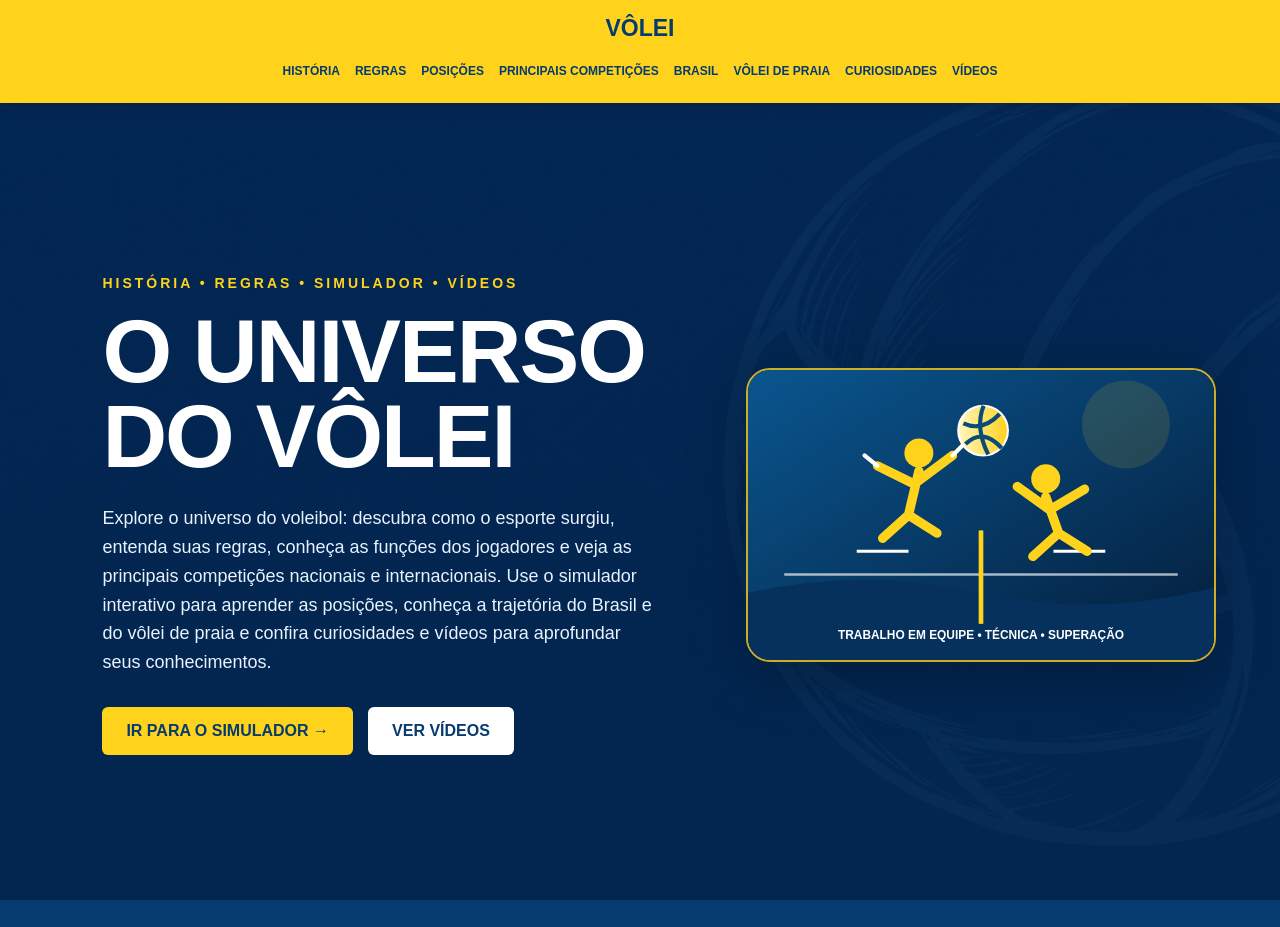
<file: index.html>
<!DOCTYPE html>
<html lang="pt-BR">
<head>
    <meta charset="UTF-8">
    <meta name="viewport" content="width=device-width, initial-scale=1.0">
    <title>Vôlei | História, Regras e Simulador</title>
    <link rel="stylesheet" href="style.css">
</head>
<body>
    <header>
        <nav class="navbar">
            <a href="index.html" class="logo">VÔLEI</a>
            <div class="menu">
                <a href="historia.html">HISTÓRIA</a>
                <a href="regras.html">REGRAS</a>
                <a href="posicoes.html">POSIÇÕES</a>
                <a href="campeoes.html">PRINCIPAIS COMPETIÇÕES</a>
                <a href="brasil.html">BRASIL</a>
                <a href="praia.html">VÔLEI DE PRAIA</a>
                <a href="curiosidades.html">CURIOSIDADES</a>
                <a href="videos.html">VÍDEOS</a>
            </div>
        </nav>
    </header>

    <main class="hero">
        <section class="conteudo">
            <p class="subtitulo">HISTÓRIA • REGRAS • SIMULADOR • VÍDEOS</p>
            <h1>O UNIVERSO<br>DO VÔLEI</h1>
            <p class="descricao">
                Explore o universo do voleibol: descubra como o esporte surgiu, entenda suas regras, conheça as funções dos jogadores e veja as principais competições nacionais e internacionais. Use o simulador interativo para aprender as posições, conheça a trajetória do Brasil e do vôlei de praia e confira curiosidades e vídeos para aprofundar seus conhecimentos.
            </p>
            <div style="display: flex; gap: 15px; flex-wrap: wrap;">
                <a href="posicoes.html" class="botao">IR PARA O SIMULADOR →</a>
                <a href="videos.html" class="botao" style="background: #ffffff; color: #063b70;">VER VÍDEOS </a>          
            </div>
        </section>
        <div class="hero-visual"><img src="imagens/volei-acao.svg" alt="Ilustração de jogadores disputando uma partida de voleibol"></div>
    </main>


    <script src="script.js"></script>
</body>
</html>
</file>
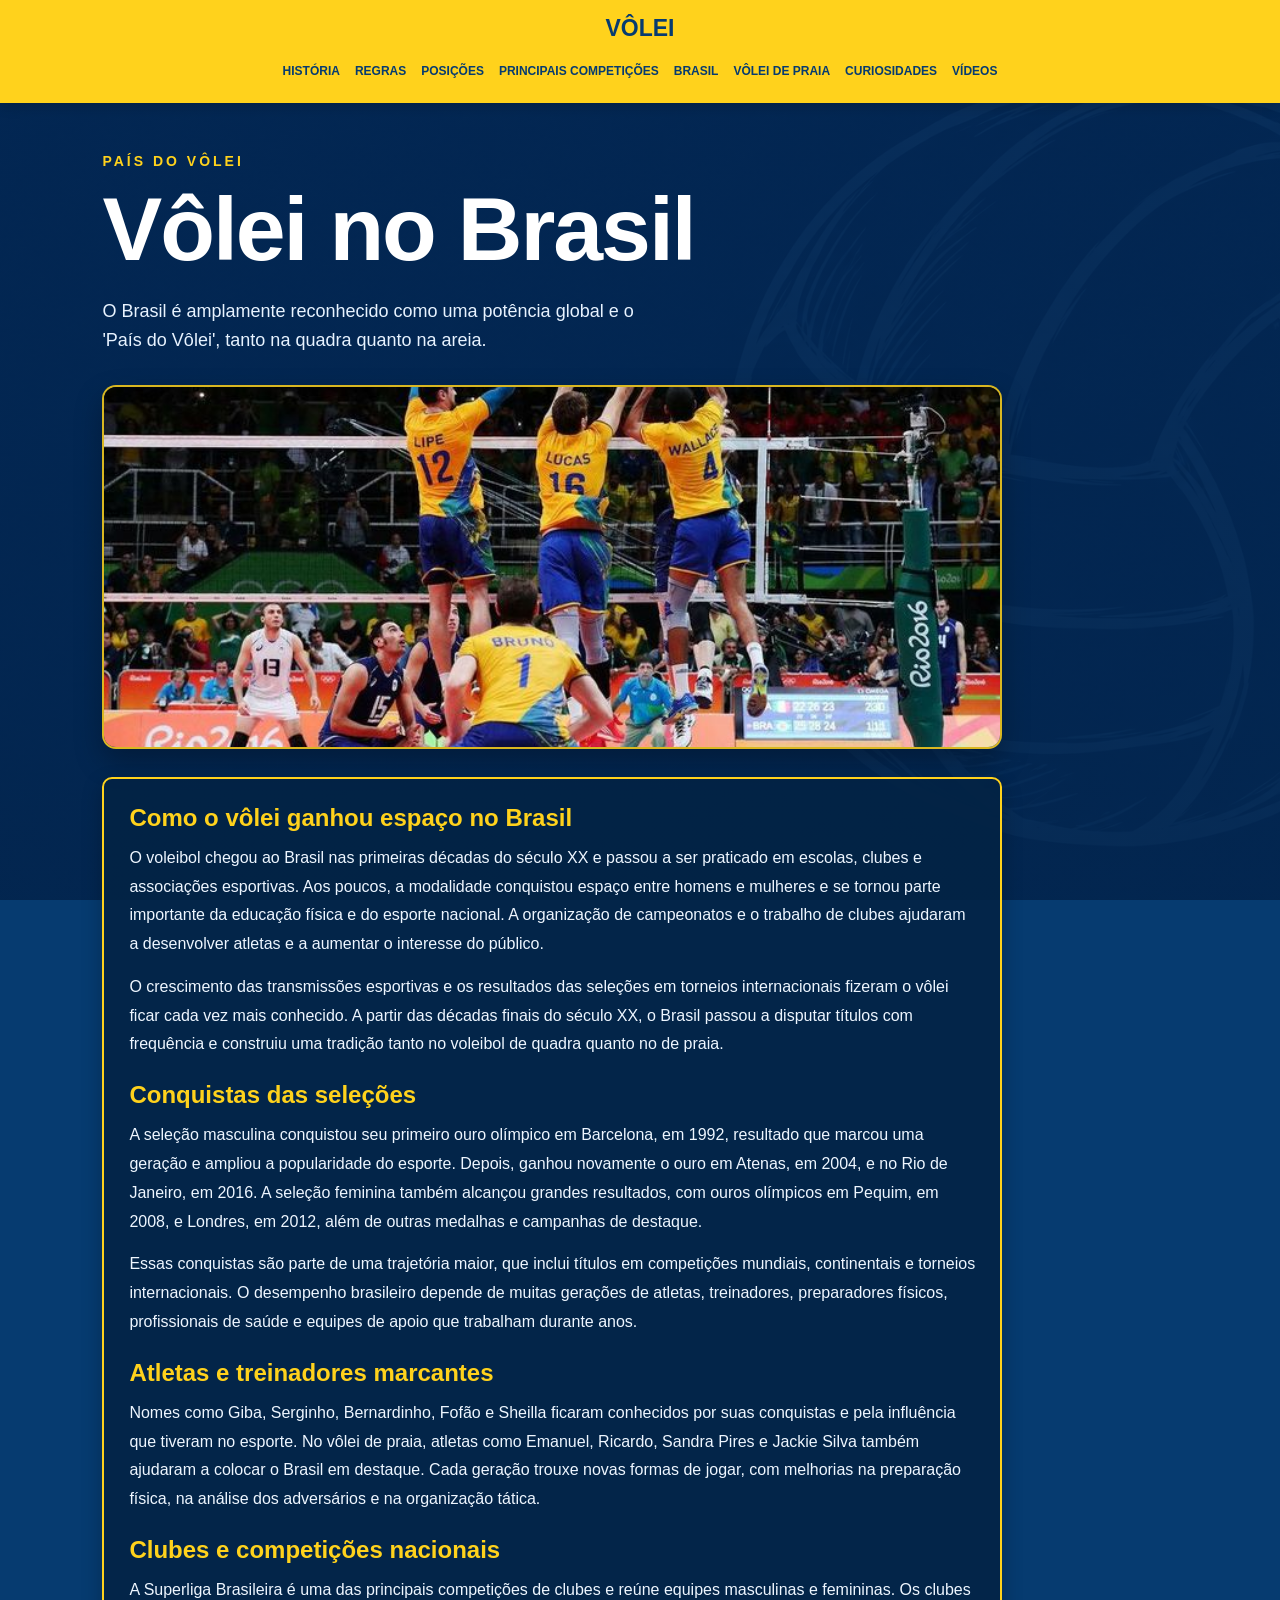
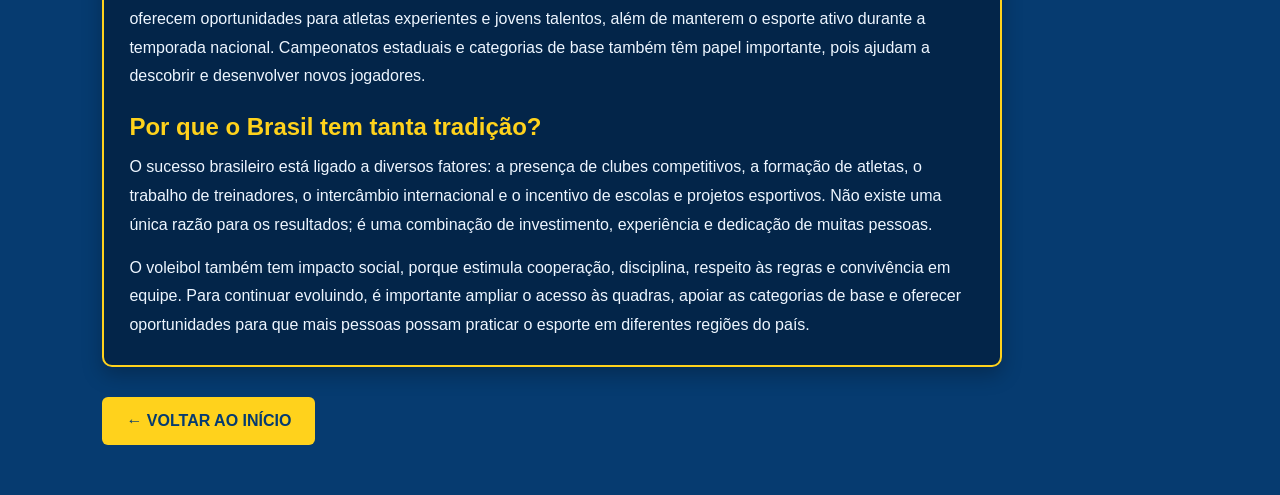
<file: brasil.html>
<!DOCTYPE html>
<html lang="pt-BR">
<head>
    <meta charset="UTF-8">
    <meta name="viewport" content="width=device-width, initial-scale=1.0">
    <title>Vôlei no Brasil</title>
    <link rel="stylesheet" href="style.css">
</head>
<body>
    <header>
        <nav class="navbar">
            <a href="index.html" class="logo">VÔLEI</a>
            <div class="menu">
                <a href="historia.html">HISTÓRIA</a>
                <a href="regras.html">REGRAS</a>
                <a href="posicoes.html">POSIÇÕES</a>
                <a href="campeoes.html">PRINCIPAIS COMPETIÇÕES</a>
                <a href="brasil.html">BRASIL</a>
                <a href="praia.html">VÔLEI DE PRAIA</a>
                <a href="curiosidades.html">CURIOSIDADES</a>
                <a href="videos.html">VÍDEOS</a>
            </div>
        </nav>
    </header>

    <main class="main-simulador">
        <div class="topo-pagina">
            <p class="subtitulo">PAÍS DO VÔLEI</p>
            <h1>Vôlei no Brasil</h1>
            <p class="descricao">O Brasil é amplamente reconhecido como uma potência global e o 'País do Vôlei', tanto na quadra quanto na areia.</p>
        </div>

        <figure class="artigo-visual"><img src="./imagens/download.jpg" alt="" loading="lazy"></figure>
        <div class="painel-info" style="max-width: 900px; margin-bottom: 30px;">
            <h2 style="color:#ffd21c; margin-bottom:12px;">Como o vôlei ganhou espaço no Brasil</h2>
            <p style="line-height:1.8; margin-bottom:14px;">O voleibol chegou ao Brasil nas primeiras décadas do século XX e passou a ser praticado em escolas, clubes e associações esportivas. Aos poucos, a modalidade conquistou espaço entre homens e mulheres e se tornou parte importante da educação física e do esporte nacional. A organização de campeonatos e o trabalho de clubes ajudaram a desenvolver atletas e a aumentar o interesse do público.</p>
            <p style="line-height:1.8; margin-bottom:14px;">O crescimento das transmissões esportivas e os resultados das seleções em torneios internacionais fizeram o vôlei ficar cada vez mais conhecido. A partir das décadas finais do século XX, o Brasil passou a disputar títulos com frequência e construiu uma tradição tanto no voleibol de quadra quanto no de praia.</p>
            <h2 style="color:#ffd21c; margin:22px 0 12px;">Conquistas das seleções</h2>
            <p style="line-height:1.8; margin-bottom:14px;">A seleção masculina conquistou seu primeiro ouro olímpico em Barcelona, em 1992, resultado que marcou uma geração e ampliou a popularidade do esporte. Depois, ganhou novamente o ouro em Atenas, em 2004, e no Rio de Janeiro, em 2016. A seleção feminina também alcançou grandes resultados, com ouros olímpicos em Pequim, em 2008, e Londres, em 2012, além de outras medalhas e campanhas de destaque.</p>
            <p style="line-height:1.8; margin-bottom:14px;">Essas conquistas são parte de uma trajetória maior, que inclui títulos em competições mundiais, continentais e torneios internacionais. O desempenho brasileiro depende de muitas gerações de atletas, treinadores, preparadores físicos, profissionais de saúde e equipes de apoio que trabalham durante anos.</p>
            <h2 style="color:#ffd21c; margin:22px 0 12px;">Atletas e treinadores marcantes</h2>
            <p style="line-height:1.8; margin-bottom:14px;">Nomes como Giba, Serginho, Bernardinho, Fofão e Sheilla ficaram conhecidos por suas conquistas e pela influência que tiveram no esporte. No vôlei de praia, atletas como Emanuel, Ricardo, Sandra Pires e Jackie Silva também ajudaram a colocar o Brasil em destaque. Cada geração trouxe novas formas de jogar, com melhorias na preparação física, na análise dos adversários e na organização tática.</p>
            <h2 style="color:#ffd21c; margin:22px 0 12px;">Clubes e competições nacionais</h2>
            <p style="line-height:1.8; margin-bottom:14px;">A Superliga Brasileira é uma das principais competições de clubes e reúne equipes masculinas e femininas. Os clubes oferecem oportunidades para atletas experientes e jovens talentos, além de manterem o esporte ativo durante a temporada nacional. Campeonatos estaduais e categorias de base também têm papel importante, pois ajudam a descobrir e desenvolver novos jogadores.</p>
            <h2 style="color:#ffd21c; margin:22px 0 12px;">Por que o Brasil tem tanta tradição?</h2>
            <p style="line-height:1.8; margin-bottom:14px;">O sucesso brasileiro está ligado a diversos fatores: a presença de clubes competitivos, a formação de atletas, o trabalho de treinadores, o intercâmbio internacional e o incentivo de escolas e projetos esportivos. Não existe uma única razão para os resultados; é uma combinação de investimento, experiência e dedicação de muitas pessoas.</p>
            <p style="line-height:1.8;">O voleibol também tem impacto social, porque estimula cooperação, disciplina, respeito às regras e convivência em equipe. Para continuar evoluindo, é importante ampliar o acesso às quadras, apoiar as categorias de base e oferecer oportunidades para que mais pessoas possam praticar o esporte em diferentes regiões do país.</p>
        </div>
        <a href="index.html" class="botao">← VOLTAR AO INÍCIO</a>
    </main>

    <script src="script.js"></script>
</body>
</html>
</file>
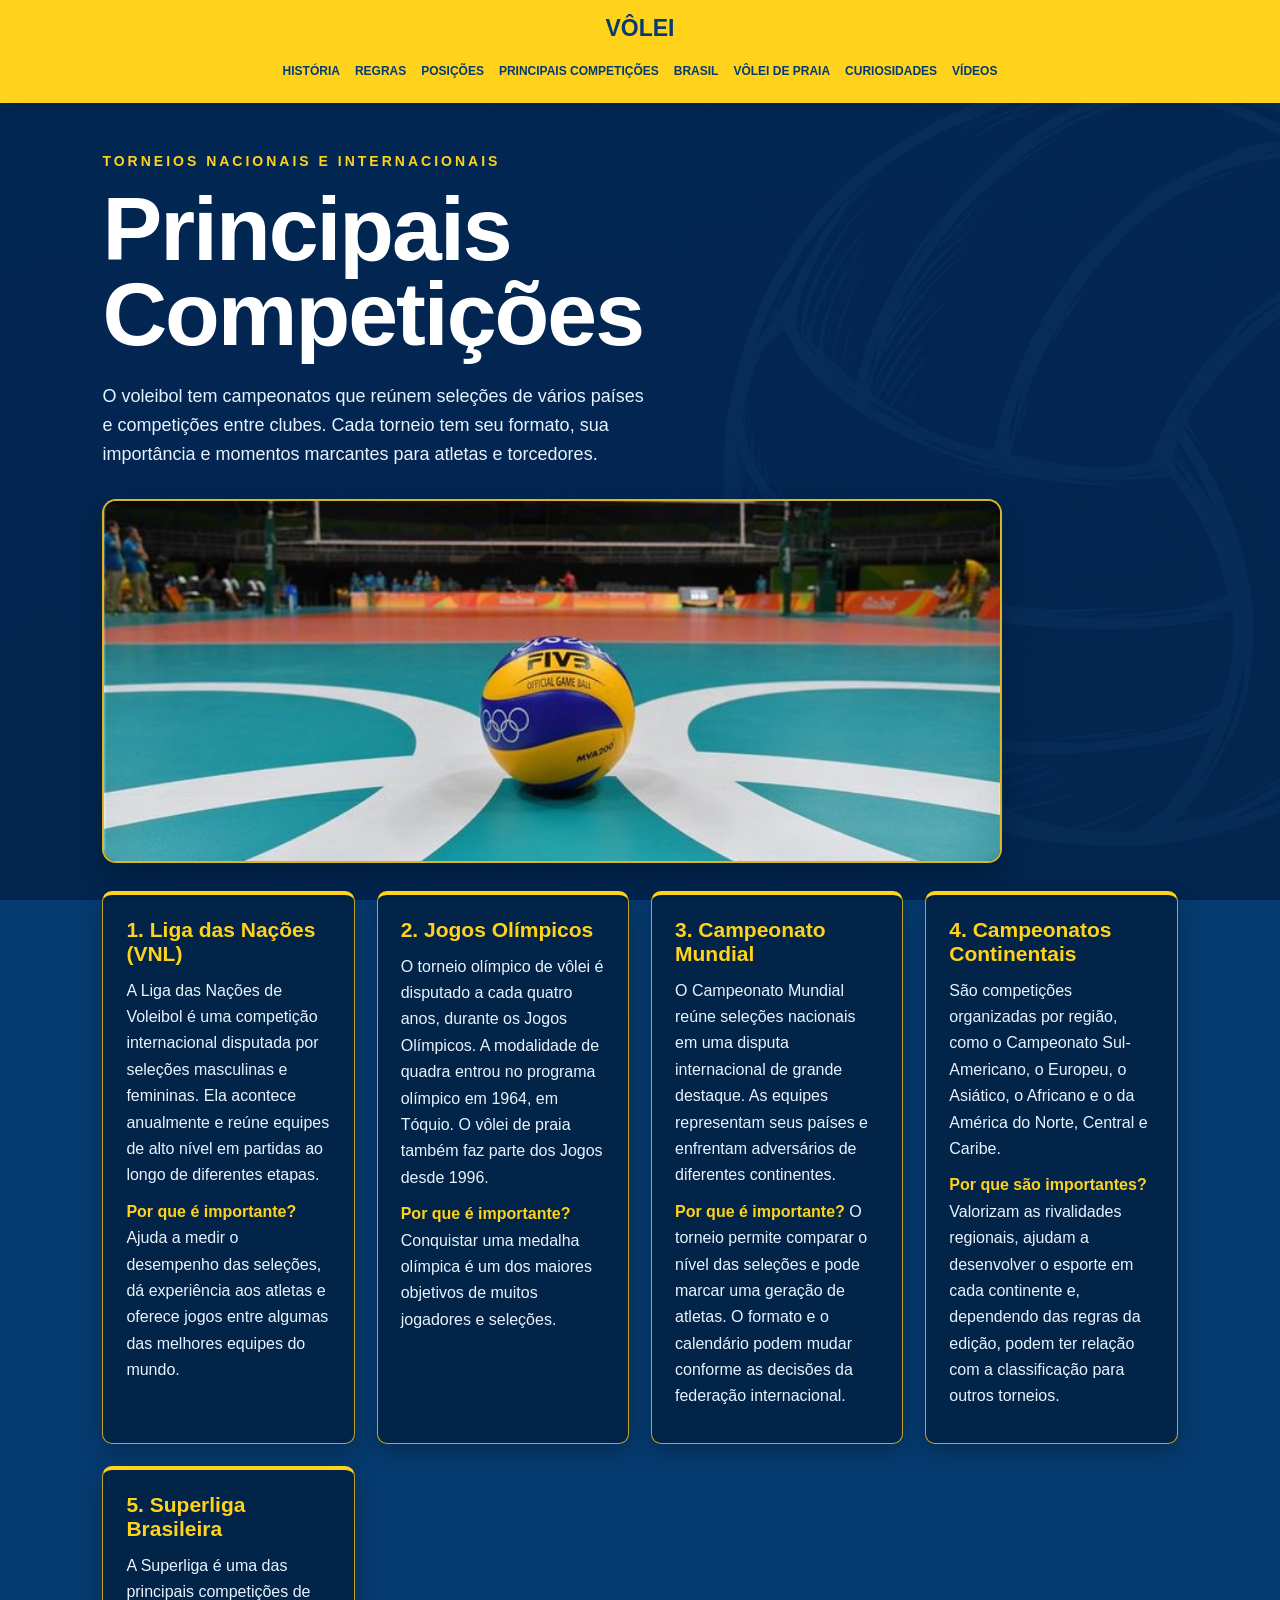
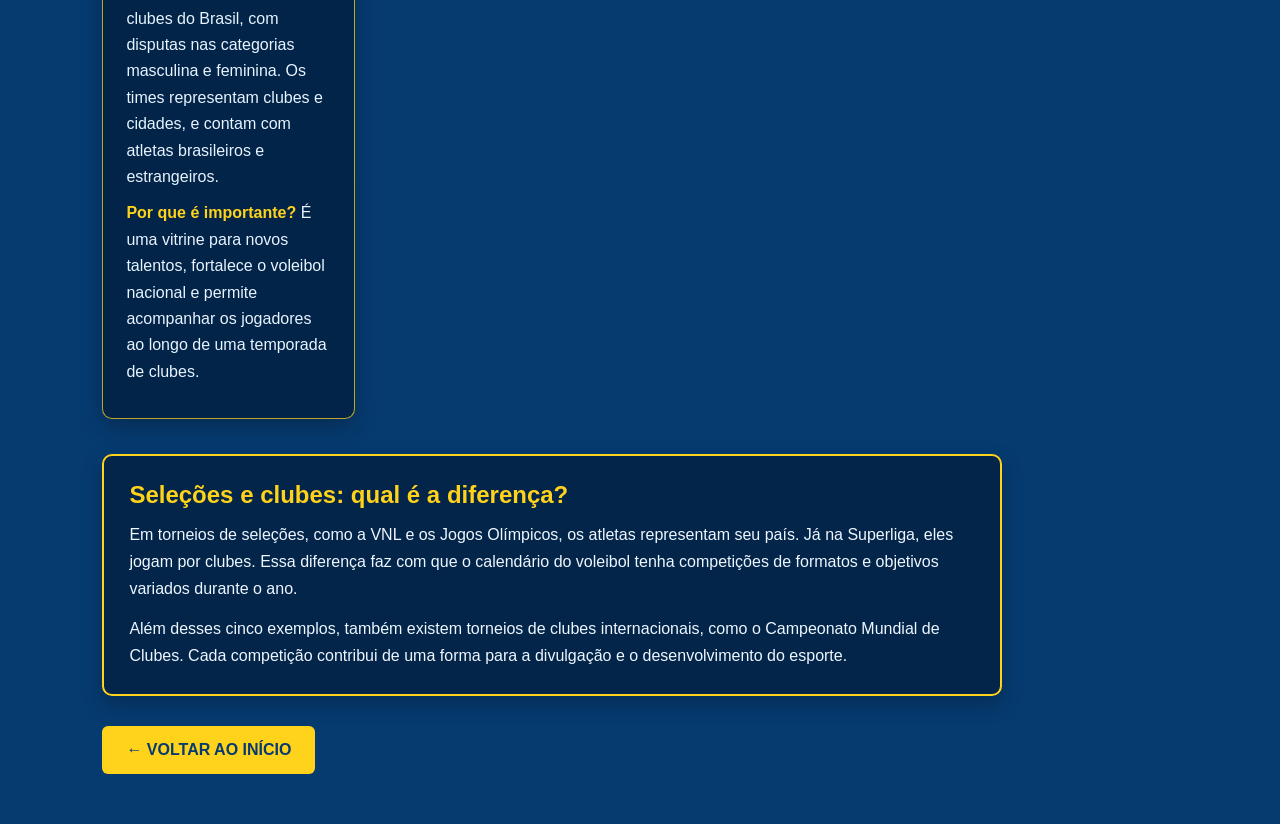
<file: campeoes.html>
<!DOCTYPE html>
<html lang="pt-BR">
<head>
    <meta charset="UTF-8">
    <meta name="viewport" content="width=device-width, initial-scale=1.0">
    <title>Principais Competições do Vôlei</title>
    <link rel="stylesheet" href="style.css">
</head>
<body>
    <header>
        <nav class="navbar">
            <a href="index.html" class="logo">VÔLEI</a>
            <div class="menu">
                <a href="historia.html">HISTÓRIA</a>
                <a href="regras.html">REGRAS</a>
                <a href="posicoes.html">POSIÇÕES</a>
                <a href="campeoes.html">PRINCIPAIS COMPETIÇÕES</a>
                <a href="brasil.html">BRASIL</a>
                <a href="praia.html">VÔLEI DE PRAIA</a>
                <a href="curiosidades.html">CURIOSIDADES</a>
                <a href="videos.html">VÍDEOS</a>
            </div>
        </nav>
    </header>

    <main class="main-simulador">
        <div class="topo-pagina">
            <p class="subtitulo">TORNEIOS NACIONAIS E INTERNACIONAIS</p>
            <h1>Principais <span>Competições</span></h1>
            <p class="descricao">O voleibol tem campeonatos que reúnem seleções de vários países e competições entre clubes. Cada torneio tem seu formato, sua importância e momentos marcantes para atletas e torcedores.</p>
        </div>

        <figure class="artigo-visual1"><img src="./imagens/bolavolei.png.jpg" alt="" loading="lazy"></figure>

        <div class="competicoes-grid">
            <article class="competicao-card">
                <h2>1. Liga das Nações (VNL)</h2>
                <p>A Liga das Nações de Voleibol é uma competição internacional disputada por seleções masculinas e femininas. Ela acontece anualmente e reúne equipes de alto nível em partidas ao longo de diferentes etapas.</p>
                <p><strong>Por que é importante?</strong> Ajuda a medir o desempenho das seleções, dá experiência aos atletas e oferece jogos entre algumas das melhores equipes do mundo.</p>
            </article>
            <article class="competicao-card">
                <h2>2. Jogos Olímpicos</h2>
                <p>O torneio olímpico de vôlei é disputado a cada quatro anos, durante os Jogos Olímpicos. A modalidade de quadra entrou no programa olímpico em 1964, em Tóquio. O vôlei de praia também faz parte dos Jogos desde 1996.</p>
                <p><strong>Por que é importante?</strong> Conquistar uma medalha olímpica é um dos maiores objetivos de muitos jogadores e seleções.</p>
            </article>
            <article class="competicao-card">
                <h2>3. Campeonato Mundial</h2>
                <p>O Campeonato Mundial reúne seleções nacionais em uma disputa internacional de grande destaque. As equipes representam seus países e enfrentam adversários de diferentes continentes.</p>
                <p><strong>Por que é importante?</strong> O torneio permite comparar o nível das seleções e pode marcar uma geração de atletas. O formato e o calendário podem mudar conforme as decisões da federação internacional.</p>
            </article>
            <article class="competicao-card">
                <h2>4. Campeonatos Continentais</h2>
                <p>São competições organizadas por região, como o Campeonato Sul-Americano, o Europeu, o Asiático, o Africano e o da América do Norte, Central e Caribe.</p>
                <p><strong>Por que são importantes?</strong> Valorizam as rivalidades regionais, ajudam a desenvolver o esporte em cada continente e, dependendo das regras da edição, podem ter relação com a classificação para outros torneios.</p>
            </article>
            <article class="competicao-card">
                <h2>5. Superliga Brasileira</h2>
                <p>A Superliga é uma das principais competições de clubes do Brasil, com disputas nas categorias masculina e feminina. Os times representam clubes e cidades, e contam com atletas brasileiros e estrangeiros.</p>
                <p><strong>Por que é importante?</strong> É uma vitrine para novos talentos, fortalece o voleibol nacional e permite acompanhar os jogadores ao longo de uma temporada de clubes.</p>
            </article>
        </div>

        <div class="painel-info" style="max-width: 900px; margin-bottom: 30px;">
            <h2 style="color: #ffd21c; margin-bottom: 12px;">Seleções e clubes: qual é a diferença?</h2>
            <p style="line-height: 1.7; margin-bottom: 12px;">Em torneios de seleções, como a VNL e os Jogos Olímpicos, os atletas representam seu país. Já na Superliga, eles jogam por clubes. Essa diferença faz com que o calendário do voleibol tenha competições de formatos e objetivos variados durante o ano.</p>
            <p style="line-height: 1.7;">Além desses cinco exemplos, também existem torneios de clubes internacionais, como o Campeonato Mundial de Clubes. Cada competição contribui de uma forma para a divulgação e o desenvolvimento do esporte.</p>
        </div>
        <a href="index.html" class="botao">← VOLTAR AO INÍCIO</a>
    </main>

    <script src="script.js"></script>
</body>
</html>
</file>
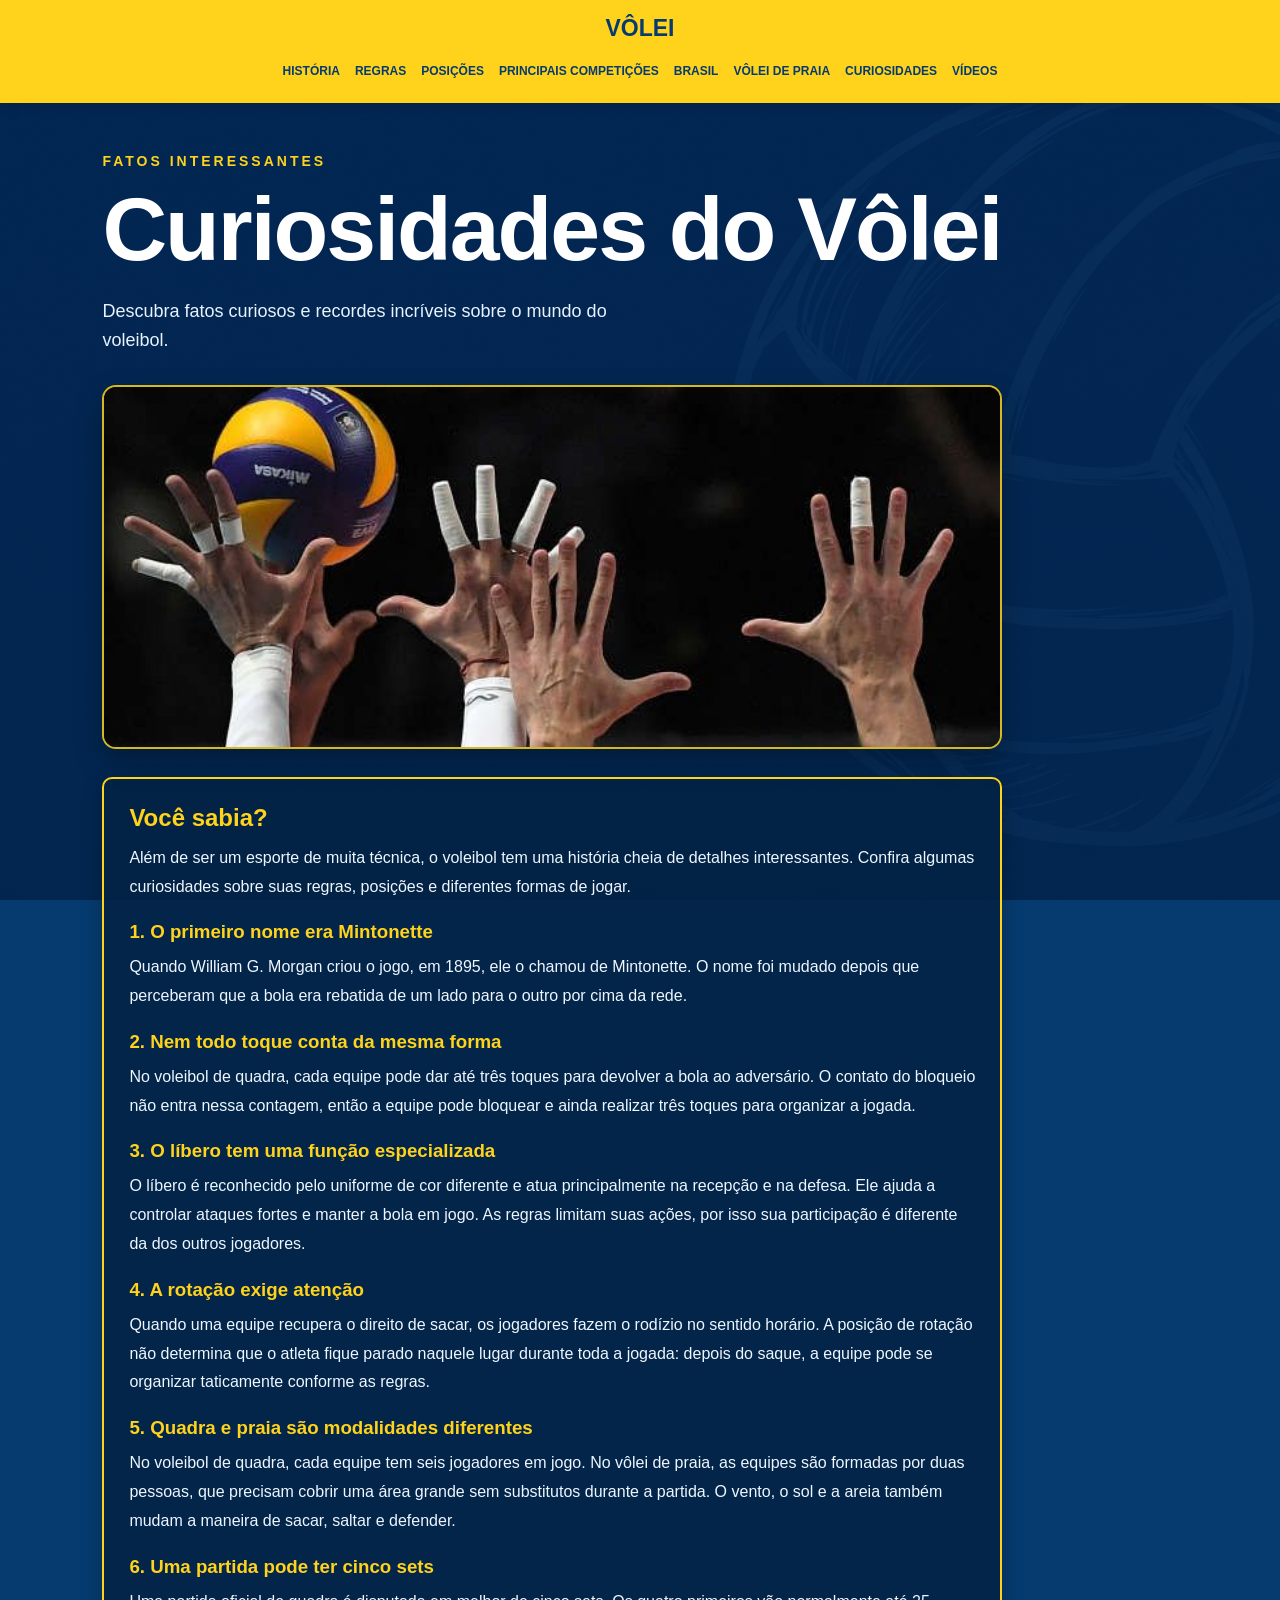
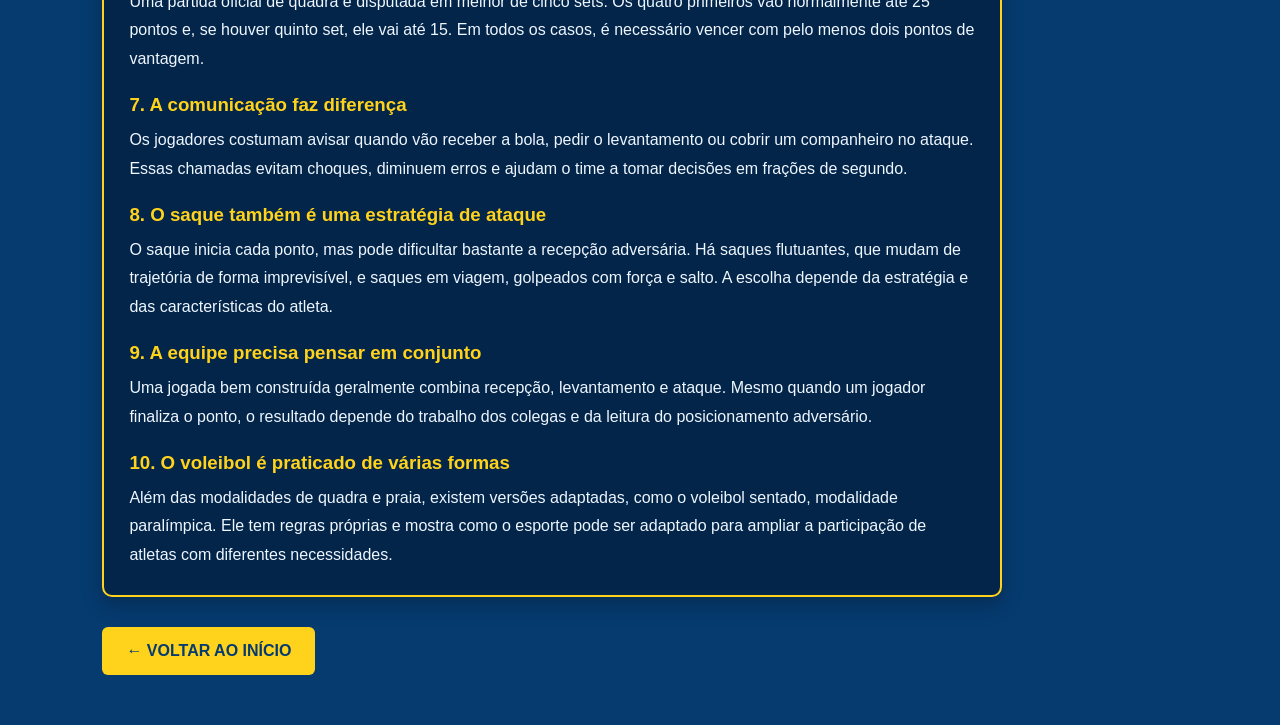
<file: curiosidades.html>
<!DOCTYPE html>
<html lang="pt-BR">
<head>
    <meta charset="UTF-8">
    <meta name="viewport" content="width=device-width, initial-scale=1.0">
    <title>Curiosidades</title>
    <link rel="stylesheet" href="style.css">
</head>
<body>
    <header>
        <nav class="navbar">
            <a href="index.html" class="logo">VÔLEI</a>
            <div class="menu">
                <a href="historia.html">HISTÓRIA</a>
                <a href="regras.html">REGRAS</a>
                <a href="posicoes.html">POSIÇÕES</a>
                <a href="campeoes.html">PRINCIPAIS COMPETIÇÕES</a>
                <a href="brasil.html">BRASIL</a>
                <a href="praia.html">VÔLEI DE PRAIA</a>
                <a href="curiosidades.html">CURIOSIDADES</a>
                <a href="videos.html">VÍDEOS</a>
            </div>
        </nav>
    </header>

    <main class="main-simulador">
        <div class="topo-pagina">
            <p class="subtitulo">FATOS INTERESSANTES</p>
            <h1>Curiosidades do Vôlei</h1>
            <p class="descricao">Descubra fatos curiosos e recordes incríveis sobre o mundo do voleibol.</p>
        </div>

        <figure class="artigo-visual"><img src="./imagens/Les clubs professionnels de volley s’opposent au aspect du challenge à porte enclos.jpg" alt="" loading="lazy"></figure>
        <div class="painel-info" style="max-width: 900px; margin-bottom: 30px;">
            <h2 style="color:#ffd21c; margin-bottom:12px;">Você sabia?</h2>
            <p style="line-height:1.8; margin-bottom:16px;">Além de ser um esporte de muita técnica, o voleibol tem uma história cheia de detalhes interessantes. Confira algumas curiosidades sobre suas regras, posições e diferentes formas de jogar.</p>
            <h3 style="color:#ffd21c; margin:20px 0 10px;">1. O primeiro nome era Mintonette</h3>
            <p style="line-height:1.8; margin-bottom:14px;">Quando William G. Morgan criou o jogo, em 1895, ele o chamou de Mintonette. O nome foi mudado depois que perceberam que a bola era rebatida de um lado para o outro por cima da rede.</p>
            <h3 style="color:#ffd21c; margin:20px 0 10px;">2. Nem todo toque conta da mesma forma</h3>
            <p style="line-height:1.8; margin-bottom:14px;">No voleibol de quadra, cada equipe pode dar até três toques para devolver a bola ao adversário. O contato do bloqueio não entra nessa contagem, então a equipe pode bloquear e ainda realizar três toques para organizar a jogada.</p>
            <h3 style="color:#ffd21c; margin:20px 0 10px;">3. O líbero tem uma função especializada</h3>
            <p style="line-height:1.8; margin-bottom:14px;">O líbero é reconhecido pelo uniforme de cor diferente e atua principalmente na recepção e na defesa. Ele ajuda a controlar ataques fortes e manter a bola em jogo. As regras limitam suas ações, por isso sua participação é diferente da dos outros jogadores.</p>
            <h3 style="color:#ffd21c; margin:20px 0 10px;">4. A rotação exige atenção</h3>
            <p style="line-height:1.8; margin-bottom:14px;">Quando uma equipe recupera o direito de sacar, os jogadores fazem o rodízio no sentido horário. A posição de rotação não determina que o atleta fique parado naquele lugar durante toda a jogada: depois do saque, a equipe pode se organizar taticamente conforme as regras.</p>
            <h3 style="color:#ffd21c; margin:20px 0 10px;">5. Quadra e praia são modalidades diferentes</h3>
            <p style="line-height:1.8; margin-bottom:14px;">No voleibol de quadra, cada equipe tem seis jogadores em jogo. No vôlei de praia, as equipes são formadas por duas pessoas, que precisam cobrir uma área grande sem substitutos durante a partida. O vento, o sol e a areia também mudam a maneira de sacar, saltar e defender.</p>
            <h3 style="color:#ffd21c; margin:20px 0 10px;">6. Uma partida pode ter cinco sets</h3>
            <p style="line-height:1.8; margin-bottom:14px;">Uma partida oficial de quadra é disputada em melhor de cinco sets. Os quatro primeiros vão normalmente até 25 pontos e, se houver quinto set, ele vai até 15. Em todos os casos, é necessário vencer com pelo menos dois pontos de vantagem.</p>
            <h3 style="color:#ffd21c; margin:20px 0 10px;">7. A comunicação faz diferença</h3>
            <p style="line-height:1.8; margin-bottom:14px;">Os jogadores costumam avisar quando vão receber a bola, pedir o levantamento ou cobrir um companheiro no ataque. Essas chamadas evitam choques, diminuem erros e ajudam o time a tomar decisões em frações de segundo.</p>
            <h3 style="color:#ffd21c; margin:20px 0 10px;">8. O saque também é uma estratégia de ataque</h3>
            <p style="line-height:1.8; margin-bottom:14px;">O saque inicia cada ponto, mas pode dificultar bastante a recepção adversária. Há saques flutuantes, que mudam de trajetória de forma imprevisível, e saques em viagem, golpeados com força e salto. A escolha depende da estratégia e das características do atleta.</p>
            <h3 style="color:#ffd21c; margin:20px 0 10px;">9. A equipe precisa pensar em conjunto</h3>
            <p style="line-height:1.8; margin-bottom:14px;">Uma jogada bem construída geralmente combina recepção, levantamento e ataque. Mesmo quando um jogador finaliza o ponto, o resultado depende do trabalho dos colegas e da leitura do posicionamento adversário.</p>
            <h3 style="color:#ffd21c; margin:20px 0 10px;">10. O voleibol é praticado de várias formas</h3>
            <p style="line-height:1.8;">Além das modalidades de quadra e praia, existem versões adaptadas, como o voleibol sentado, modalidade paralímpica. Ele tem regras próprias e mostra como o esporte pode ser adaptado para ampliar a participação de atletas com diferentes necessidades.</p>
        </div>
        <a href="index.html" class="botao">← VOLTAR AO INÍCIO</a>
    </main>

    <script src="script.js"></script>
</body>
</html>
</file>
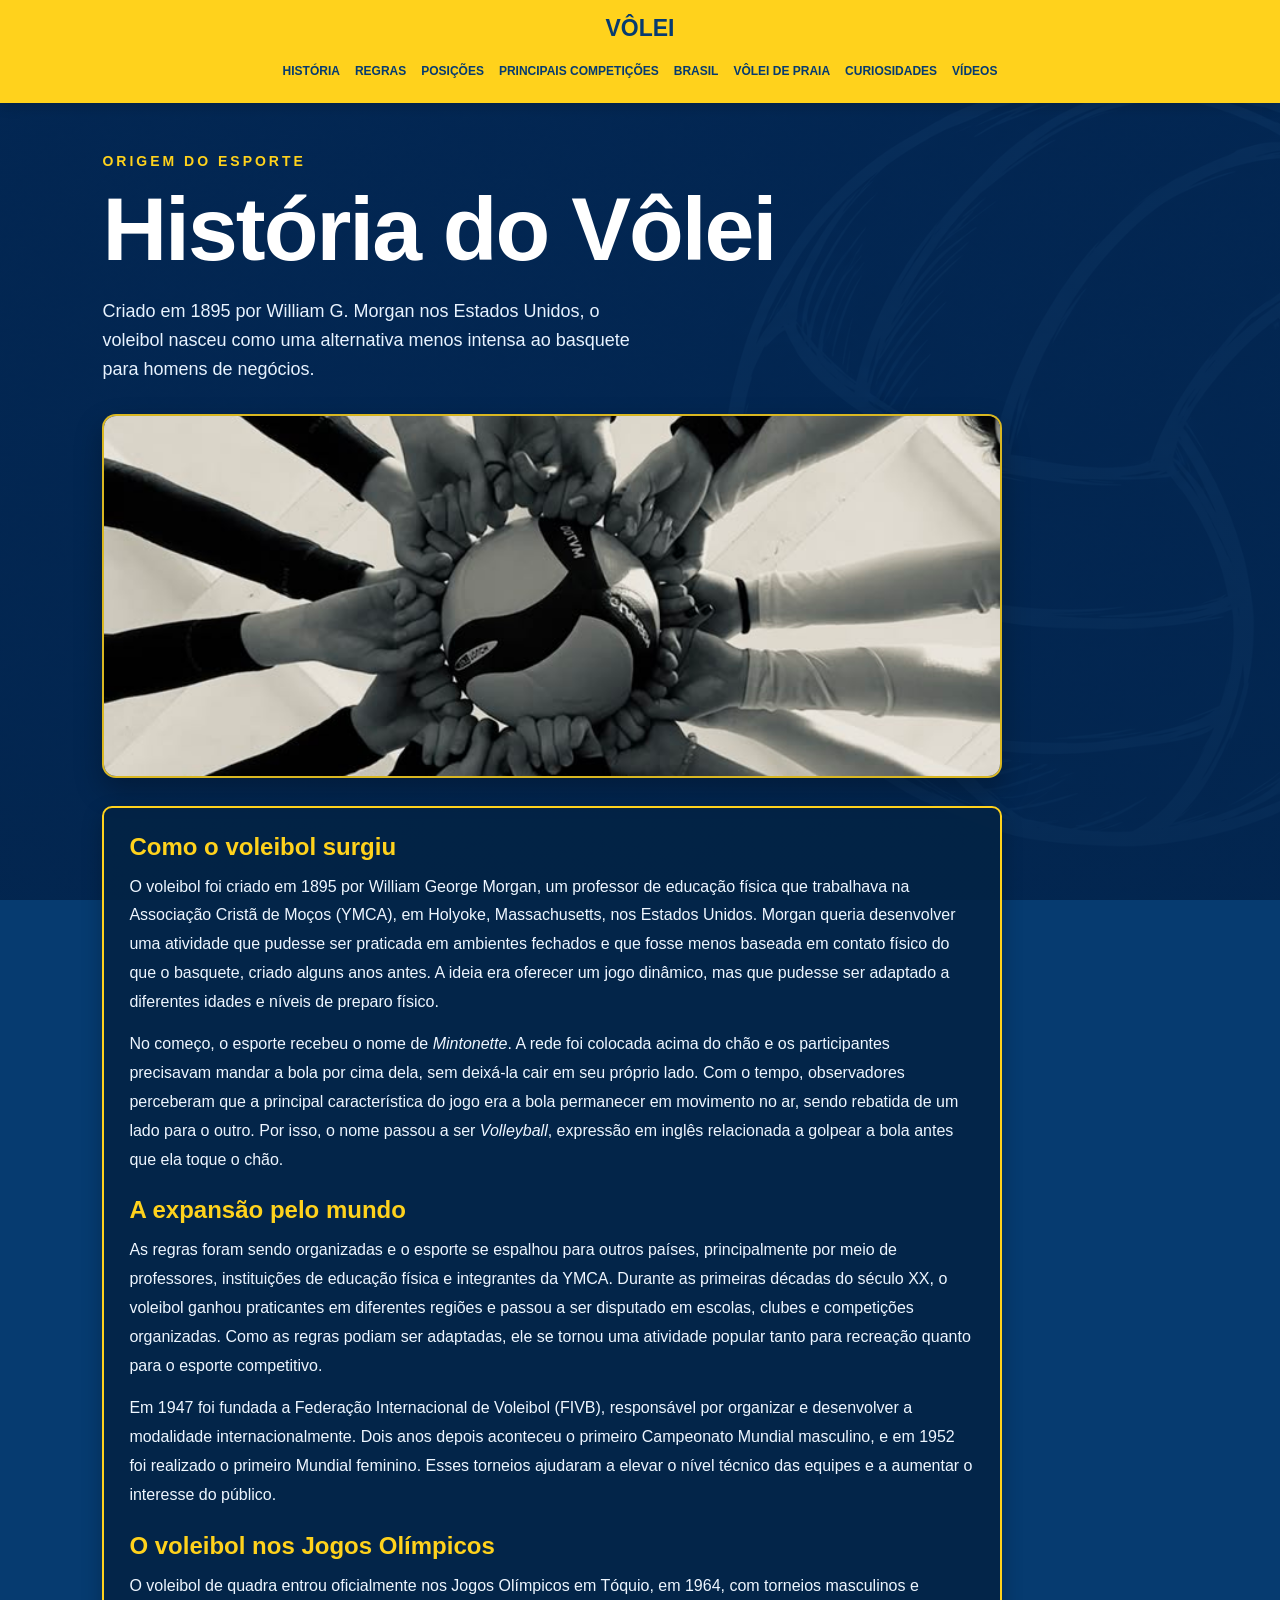
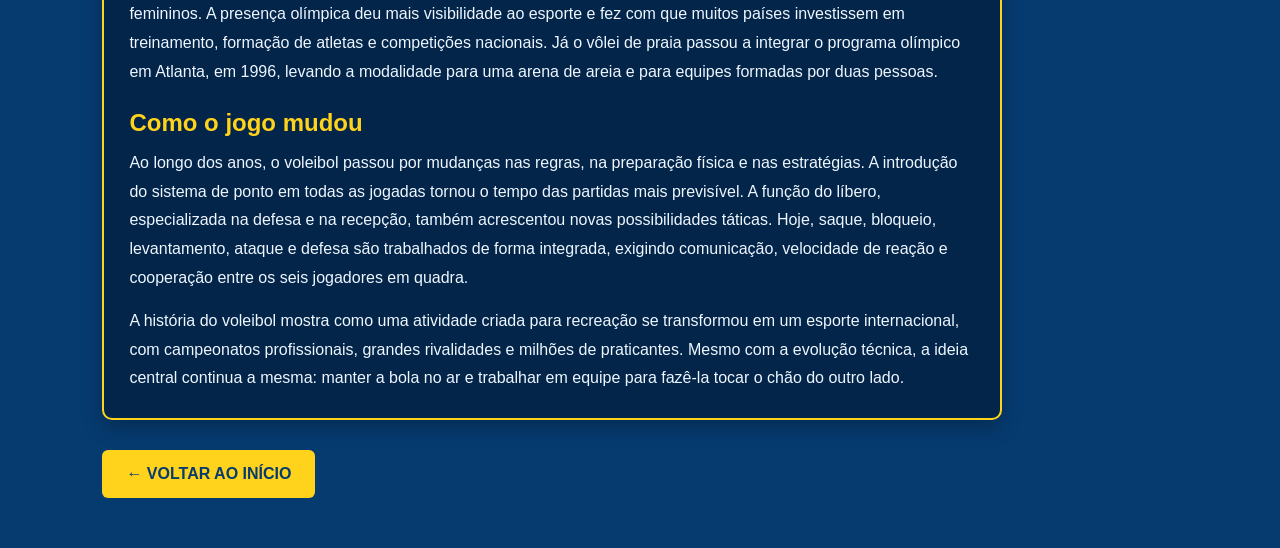
<file: historia.html>
<!DOCTYPE html>
<html lang="pt-BR">
<head>
    <meta charset="UTF-8">
    <meta name="viewport" content="width=device-width, initial-scale=1.0">
    <title>História do Vôlei</title>
    <link rel="stylesheet" href="style.css">
</head>
<body>
    <header>
        <nav class="navbar">
            <a href="index.html" class="logo">VÔLEI</a>
            <div class="menu">
                <a href="historia.html">HISTÓRIA</a>
                <a href="regras.html">REGRAS</a>
                <a href="posicoes.html">POSIÇÕES</a>
                <a href="campeoes.html">PRINCIPAIS COMPETIÇÕES</a>
                <a href="brasil.html">BRASIL</a>
                <a href="praia.html">VÔLEI DE PRAIA</a>
                <a href="curiosidades.html">CURIOSIDADES</a>
                <a href="videos.html">VÍDEOS</a>
            </div>
        </nav>
    </header>

    <main class="main-simulador">
        <div class="topo-pagina">
            <p class="subtitulo">ORIGEM DO ESPORTE</p>
            <h1>História do Vôlei</h1>
            <p class="descricao">Criado em 1895 por William G. Morgan nos Estados Unidos, o voleibol nasceu como uma alternativa menos intensa ao basquete para homens de negócios.</p>
        </div>

        <figure class="artigo-visual"><img src="./imagens/team 🏐💘.jpg" alt="" loading="lazy"></figure>
        <div class="painel-info" style="max-width: 900px; margin-bottom: 30px;">
            <h2 style="color:#ffd21c; margin-bottom:12px;">Como o voleibol surgiu</h2>
            <p style="line-height:1.8; margin-bottom:14px;">O voleibol foi criado em 1895 por William George Morgan, um professor de educação física que trabalhava na Associação Cristã de Moços (YMCA), em Holyoke, Massachusetts, nos Estados Unidos. Morgan queria desenvolver uma atividade que pudesse ser praticada em ambientes fechados e que fosse menos baseada em contato físico do que o basquete, criado alguns anos antes. A ideia era oferecer um jogo dinâmico, mas que pudesse ser adaptado a diferentes idades e níveis de preparo físico.</p>
            <p style="line-height:1.8; margin-bottom:14px;">No começo, o esporte recebeu o nome de <em>Mintonette</em>. A rede foi colocada acima do chão e os participantes precisavam mandar a bola por cima dela, sem deixá-la cair em seu próprio lado. Com o tempo, observadores perceberam que a principal característica do jogo era a bola permanecer em movimento no ar, sendo rebatida de um lado para o outro. Por isso, o nome passou a ser <em>Volleyball</em>, expressão em inglês relacionada a golpear a bola antes que ela toque o chão.</p>
            <h2 style="color:#ffd21c; margin:22px 0 12px;">A expansão pelo mundo</h2>
            <p style="line-height:1.8; margin-bottom:14px;">As regras foram sendo organizadas e o esporte se espalhou para outros países, principalmente por meio de professores, instituições de educação física e integrantes da YMCA. Durante as primeiras décadas do século XX, o voleibol ganhou praticantes em diferentes regiões e passou a ser disputado em escolas, clubes e competições organizadas. Como as regras podiam ser adaptadas, ele se tornou uma atividade popular tanto para recreação quanto para o esporte competitivo.</p>
            <p style="line-height:1.8; margin-bottom:14px;">Em 1947 foi fundada a Federação Internacional de Voleibol (FIVB), responsável por organizar e desenvolver a modalidade internacionalmente. Dois anos depois aconteceu o primeiro Campeonato Mundial masculino, e em 1952 foi realizado o primeiro Mundial feminino. Esses torneios ajudaram a elevar o nível técnico das equipes e a aumentar o interesse do público.</p>
            <h2 style="color:#ffd21c; margin:22px 0 12px;">O voleibol nos Jogos Olímpicos</h2>
            <p style="line-height:1.8; margin-bottom:14px;">O voleibol de quadra entrou oficialmente nos Jogos Olímpicos em Tóquio, em 1964, com torneios masculinos e femininos. A presença olímpica deu mais visibilidade ao esporte e fez com que muitos países investissem em treinamento, formação de atletas e competições nacionais. Já o vôlei de praia passou a integrar o programa olímpico em Atlanta, em 1996, levando a modalidade para uma arena de areia e para equipes formadas por duas pessoas.</p>
            <h2 style="color:#ffd21c; margin:22px 0 12px;">Como o jogo mudou</h2>
            <p style="line-height:1.8; margin-bottom:14px;">Ao longo dos anos, o voleibol passou por mudanças nas regras, na preparação física e nas estratégias. A introdução do sistema de ponto em todas as jogadas tornou o tempo das partidas mais previsível. A função do líbero, especializada na defesa e na recepção, também acrescentou novas possibilidades táticas. Hoje, saque, bloqueio, levantamento, ataque e defesa são trabalhados de forma integrada, exigindo comunicação, velocidade de reação e cooperação entre os seis jogadores em quadra.</p>
            <p style="line-height:1.8;">A história do voleibol mostra como uma atividade criada para recreação se transformou em um esporte internacional, com campeonatos profissionais, grandes rivalidades e milhões de praticantes. Mesmo com a evolução técnica, a ideia central continua a mesma: manter a bola no ar e trabalhar em equipe para fazê-la tocar o chão do outro lado.</p>
        </div>
        
        <a href="index.html" class="botao">← VOLTAR AO INÍCIO</a>
    </main>

    <script src="script.js"></script>
</body>
</html>
</file>
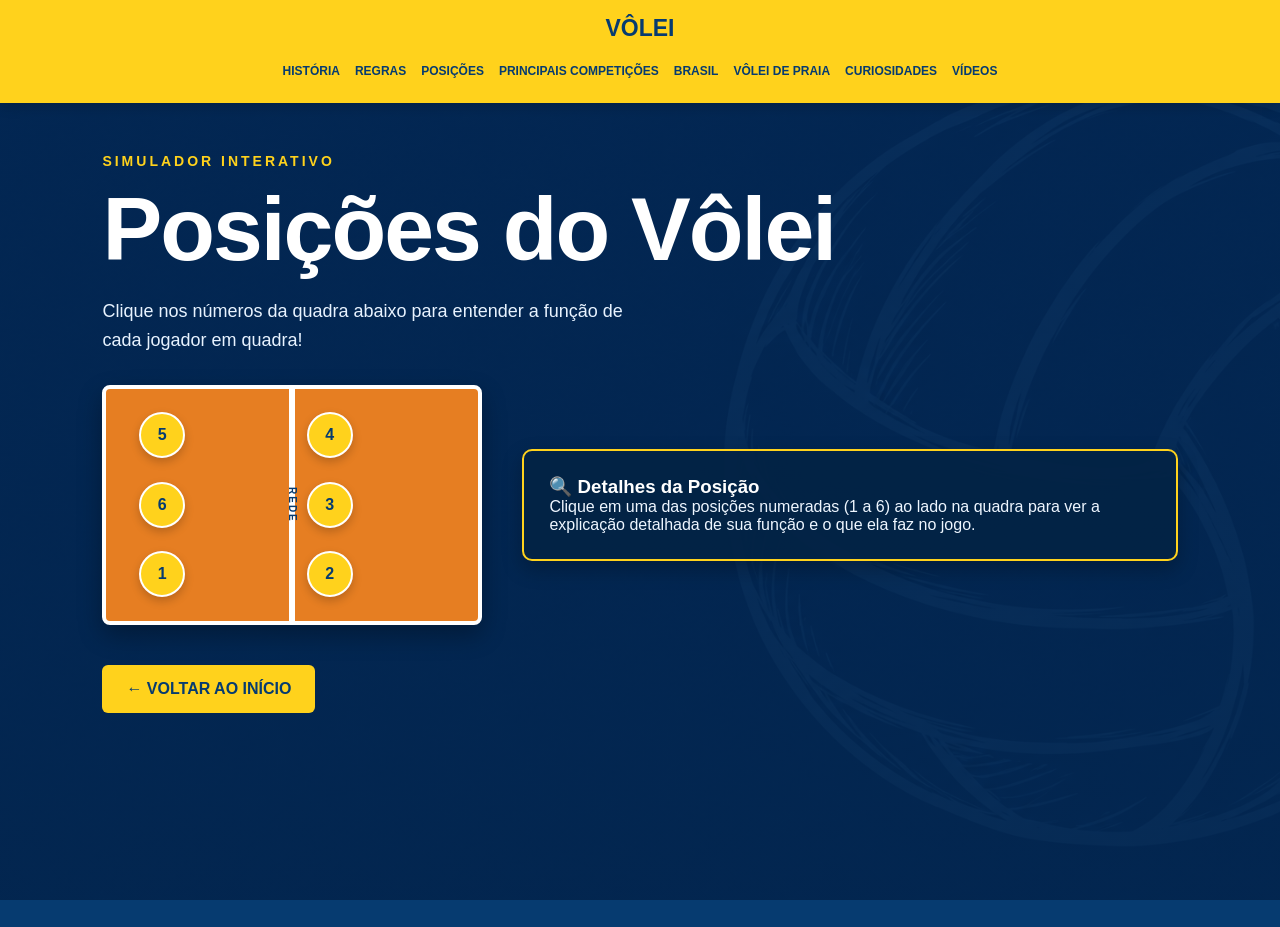
<file: posicoes.html>
<!DOCTYPE html>
<html lang="pt-BR">
<head>
    <meta charset="UTF-8">
    <meta name="viewport" content="width=device-width, initial-scale=1.0">
    <title>Simulador de Posições - Vôlei</title>
    <link rel="stylesheet" href="style.css">
</head>
<body>
    <header>
        <nav class="navbar">
            <a href="index.html" class="logo">VÔLEI</a>
            <div class="menu">
                <a href="historia.html">HISTÓRIA</a>
                <a href="regras.html">REGRAS</a>
                <a href="posicoes.html">POSIÇÕES</a>
                <a href="campeoes.html">PRINCIPAIS COMPETIÇÕES</a>
                <a href="brasil.html">BRASIL</a>
                <a href="praia.html">VÔLEI DE PRAIA</a>
                <a href="curiosidades.html">CURIOSIDADES</a>
                <a href="videos.html">VÍDEOS</a>
            </div>
        </nav>
    </header>

    <main class="main-simulador">
        <div class="topo-pagina">
            <p class="subtitulo">SIMULADOR INTERATIVO</p>
            <h1>Posições do Vôlei</h1>
            <p class="descricao">Clique nos números da quadra abaixo para entender a função de cada jogador em quadra!</p>
        </div>

        <div class="container-simulador">
            <div class="quadra" role="group" aria-label="Quadra interativa de voleibol. Selecione uma posição para ver sua função.">
                <div class="rede-vertical">REDE</div>
                <button class="pos-btn" style="top: 20%; left: 15%;" aria-label="Ver função da posição 5" onclick="mostrarPosicao(5)">5</button>
                <button class="pos-btn" style="top: 50%; left: 15%;" aria-label="Ver função da posição 6" onclick="mostrarPosicao(6)">6</button>
                <button class="pos-btn" style="top: 80%; left: 15%;" aria-label="Ver função da posição 1" onclick="mostrarPosicao(1)">1</button>
                <button class="pos-btn" style="top: 20%; left: 60%;" aria-label="Ver função da posição 4" onclick="mostrarPosicao(4)">4</button>
                <button class="pos-btn" style="top: 50%; left: 60%;" aria-label="Ver função da posição 3" onclick="mostrarPosicao(3)">3</button>
                <button class="pos-btn" style="top: 80%; left: 60%;" aria-label="Ver função da posição 2" onclick="mostrarPosicao(2)">2</button>
            </div>

            <div class="painel-info" id="painelInfo">
                <h3>🔍 Detalhes da Posição</h3>
                <p>Clique em uma das posições numeradas (1 a 6) ao lado na quadra para ver a explicação detalhada de sua função e o que ela faz no jogo.</p>
            </div>
        </div>
        
        <div style="margin-top: 40px;">
            <a href="index.html" class="botao">← VOLTAR AO INÍCIO</a>
        </div>
    </main>

    <script src="script.js"></script>
</body>
</html>
</file>
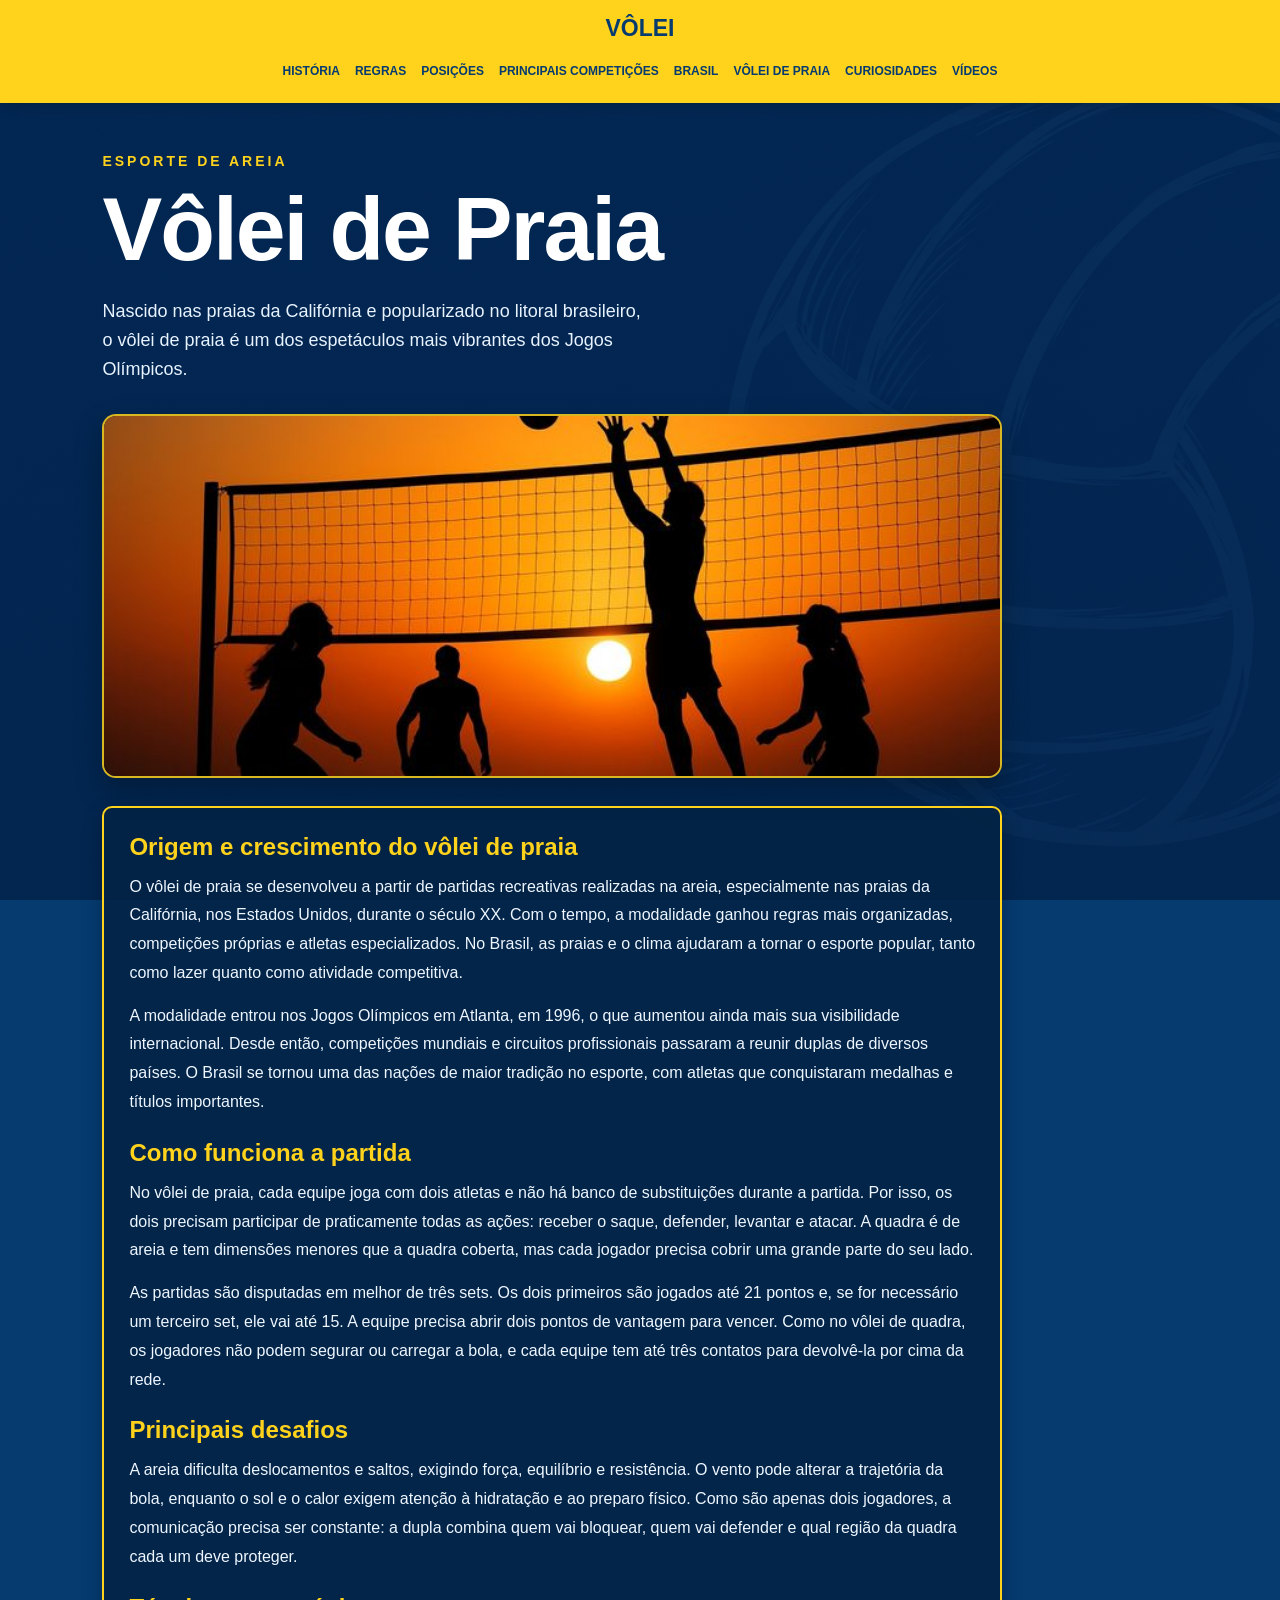
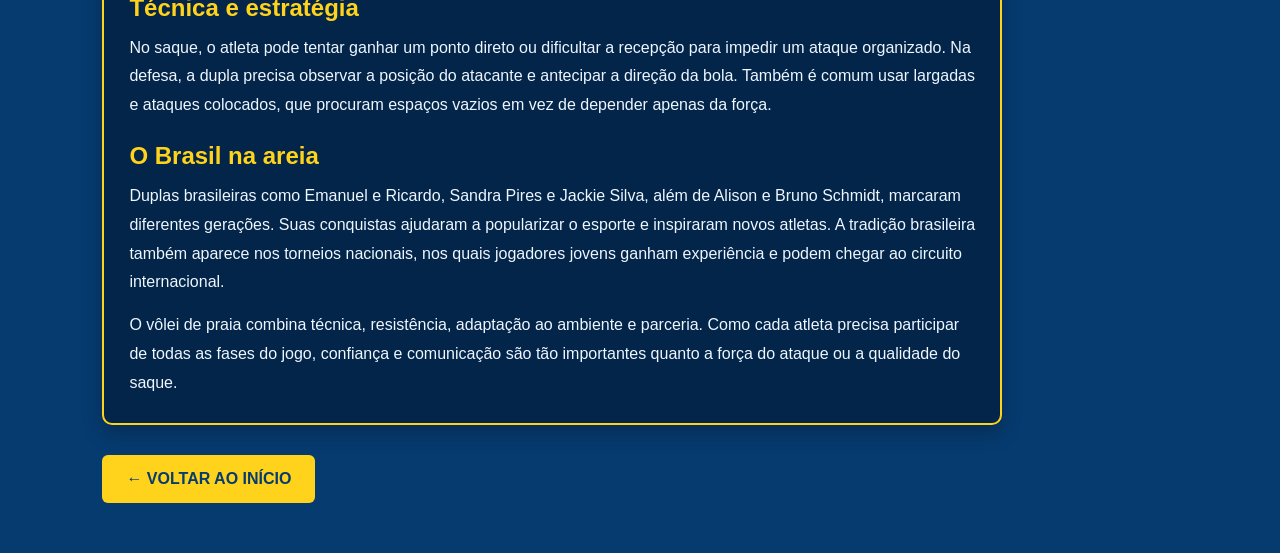
<file: praia.html>
<!DOCTYPE html>
<html lang="pt-BR">
<head>
    <meta charset="UTF-8">
    <meta name="viewport" content="width=device-width, initial-scale=1.0">
    <title>Vôlei de Praia</title>
    <link rel="stylesheet" href="style.css">
</head>
<body>
    <header>
        <nav class="navbar">
            <a href="index.html" class="logo">VÔLEI</a>
            <div class="menu">
                <a href="historia.html">HISTÓRIA</a>
                <a href="regras.html">REGRAS</a>
                <a href="posicoes.html">POSIÇÕES</a>
                <a href="campeoes.html">PRINCIPAIS COMPETIÇÕES</a>
                <a href="brasil.html">BRASIL</a>
                <a href="praia.html">VÔLEI DE PRAIA</a>
                <a href="curiosidades.html">CURIOSIDADES</a>
                <a href="videos.html">VÍDEOS</a>
            </div>
        </nav>
    </header>

    <main class="main-simulador">
        <div class="topo-pagina">
            <p class="subtitulo">ESPORTE DE AREIA</p>
            <h1>Vôlei de Praia</h1>
            <p class="descricao">Nascido nas praias da Califórnia e popularizado no litoral brasileiro, o vôlei de praia é um dos espetáculos mais vibrantes dos Jogos Olímpicos.</p>
        </div>

        <figure class="artigo-visual"><img src="./imagens/Voleipraia.jpg" alt="" loading="lazy"></figure>
        <div class="painel-info" style="max-width: 900px; margin-bottom: 30px;">
            <h2 style="color:#ffd21c; margin-bottom:12px;">Origem e crescimento do vôlei de praia</h2>
            <p style="line-height:1.8; margin-bottom:14px;">O vôlei de praia se desenvolveu a partir de partidas recreativas realizadas na areia, especialmente nas praias da Califórnia, nos Estados Unidos, durante o século XX. Com o tempo, a modalidade ganhou regras mais organizadas, competições próprias e atletas especializados. No Brasil, as praias e o clima ajudaram a tornar o esporte popular, tanto como lazer quanto como atividade competitiva.</p>
            <p style="line-height:1.8; margin-bottom:14px;">A modalidade entrou nos Jogos Olímpicos em Atlanta, em 1996, o que aumentou ainda mais sua visibilidade internacional. Desde então, competições mundiais e circuitos profissionais passaram a reunir duplas de diversos países. O Brasil se tornou uma das nações de maior tradição no esporte, com atletas que conquistaram medalhas e títulos importantes.</p>
            <h2 style="color:#ffd21c; margin:22px 0 12px;">Como funciona a partida</h2>
            <p style="line-height:1.8; margin-bottom:14px;">No vôlei de praia, cada equipe joga com dois atletas e não há banco de substituições durante a partida. Por isso, os dois precisam participar de praticamente todas as ações: receber o saque, defender, levantar e atacar. A quadra é de areia e tem dimensões menores que a quadra coberta, mas cada jogador precisa cobrir uma grande parte do seu lado.</p>
            <p style="line-height:1.8; margin-bottom:14px;">As partidas são disputadas em melhor de três sets. Os dois primeiros são jogados até 21 pontos e, se for necessário um terceiro set, ele vai até 15. A equipe precisa abrir dois pontos de vantagem para vencer. Como no vôlei de quadra, os jogadores não podem segurar ou carregar a bola, e cada equipe tem até três contatos para devolvê-la por cima da rede.</p>
            <h2 style="color:#ffd21c; margin:22px 0 12px;">Principais desafios</h2>
            <p style="line-height:1.8; margin-bottom:14px;">A areia dificulta deslocamentos e saltos, exigindo força, equilíbrio e resistência. O vento pode alterar a trajetória da bola, enquanto o sol e o calor exigem atenção à hidratação e ao preparo físico. Como são apenas dois jogadores, a comunicação precisa ser constante: a dupla combina quem vai bloquear, quem vai defender e qual região da quadra cada um deve proteger.</p>
            <h2 style="color:#ffd21c; margin:22px 0 12px;">Técnica e estratégia</h2>
            <p style="line-height:1.8; margin-bottom:14px;">No saque, o atleta pode tentar ganhar um ponto direto ou dificultar a recepção para impedir um ataque organizado. Na defesa, a dupla precisa observar a posição do atacante e antecipar a direção da bola. Também é comum usar largadas e ataques colocados, que procuram espaços vazios em vez de depender apenas da força.</p>
            <h2 style="color:#ffd21c; margin:22px 0 12px;">O Brasil na areia</h2>
            <p style="line-height:1.8; margin-bottom:14px;">Duplas brasileiras como Emanuel e Ricardo, Sandra Pires e Jackie Silva, além de Alison e Bruno Schmidt, marcaram diferentes gerações. Suas conquistas ajudaram a popularizar o esporte e inspiraram novos atletas. A tradição brasileira também aparece nos torneios nacionais, nos quais jogadores jovens ganham experiência e podem chegar ao circuito internacional.</p>
            <p style="line-height:1.8;">O vôlei de praia combina técnica, resistência, adaptação ao ambiente e parceria. Como cada atleta precisa participar de todas as fases do jogo, confiança e comunicação são tão importantes quanto a força do ataque ou a qualidade do saque.</p>
        </div>
        <a href="index.html" class="botao">← VOLTAR AO INÍCIO</a>
    </main>

    <script src="script.js"></script>
</body>
</html>
</file>
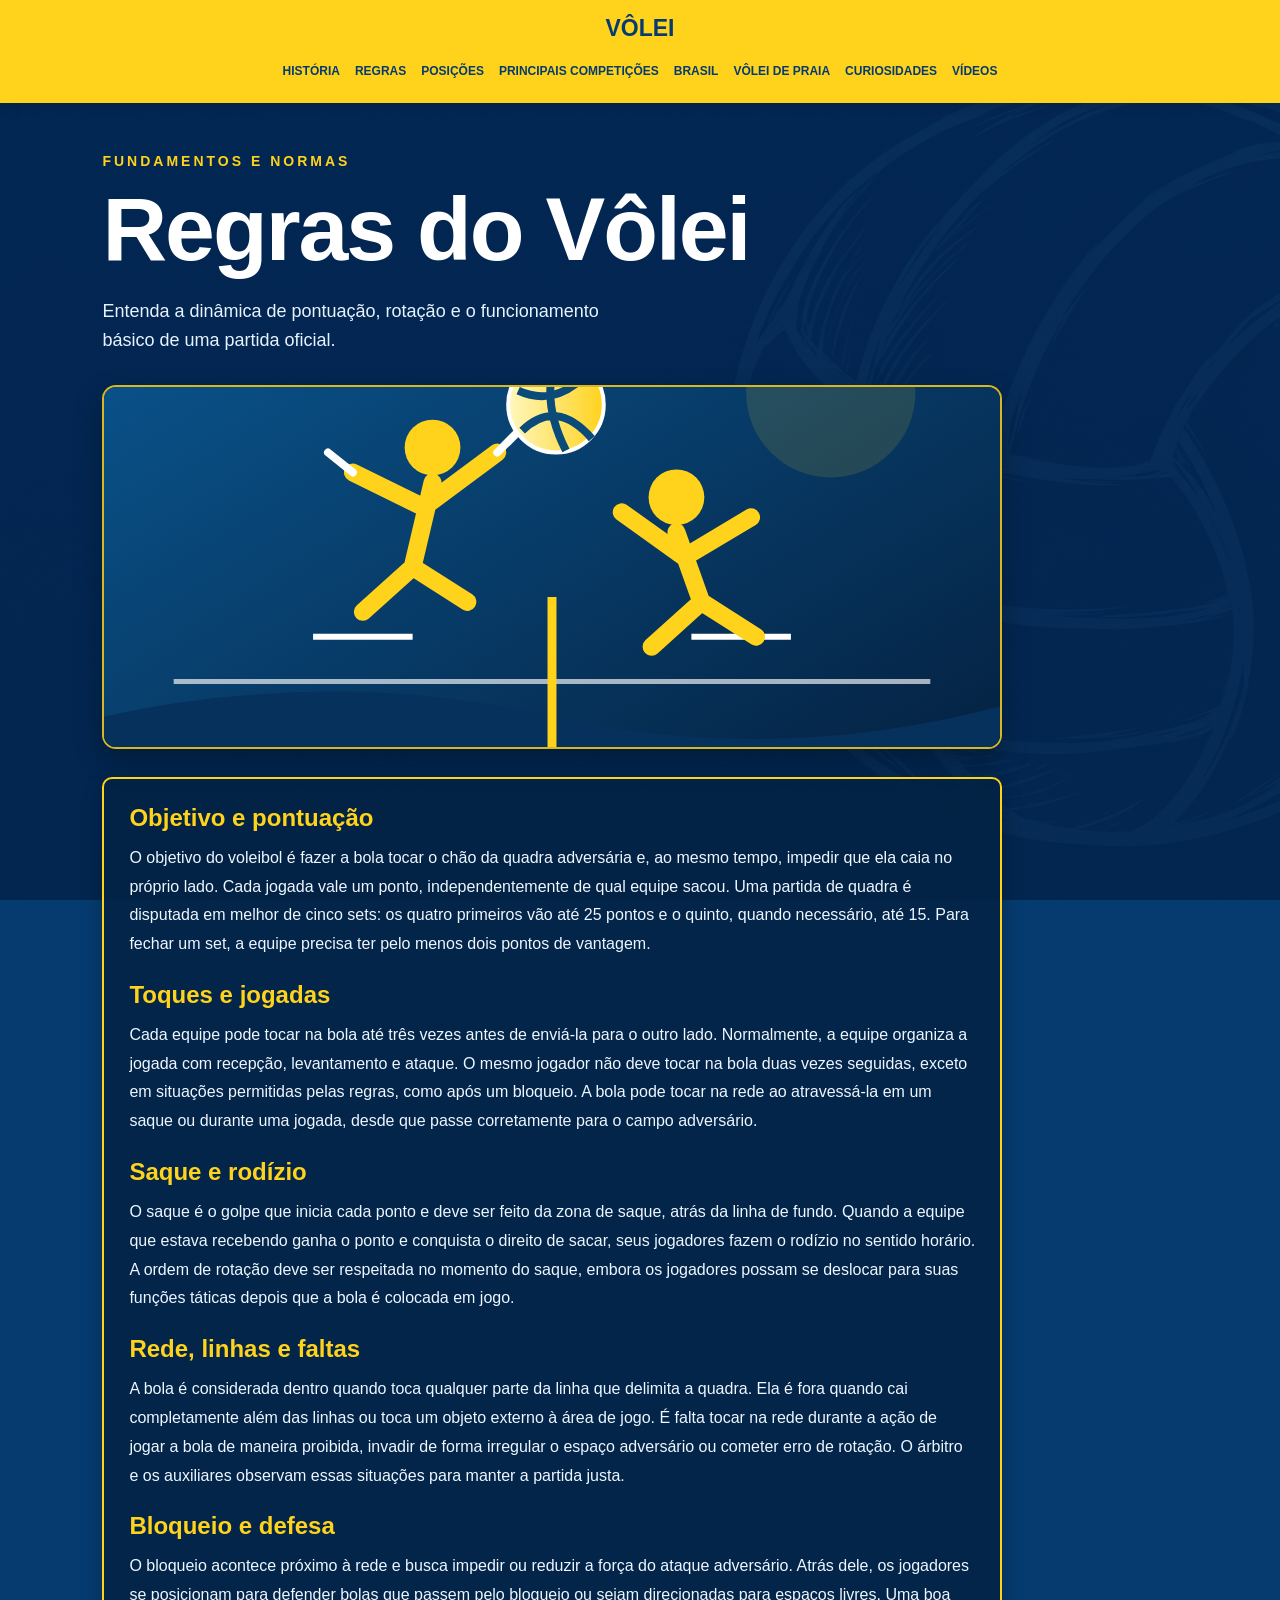
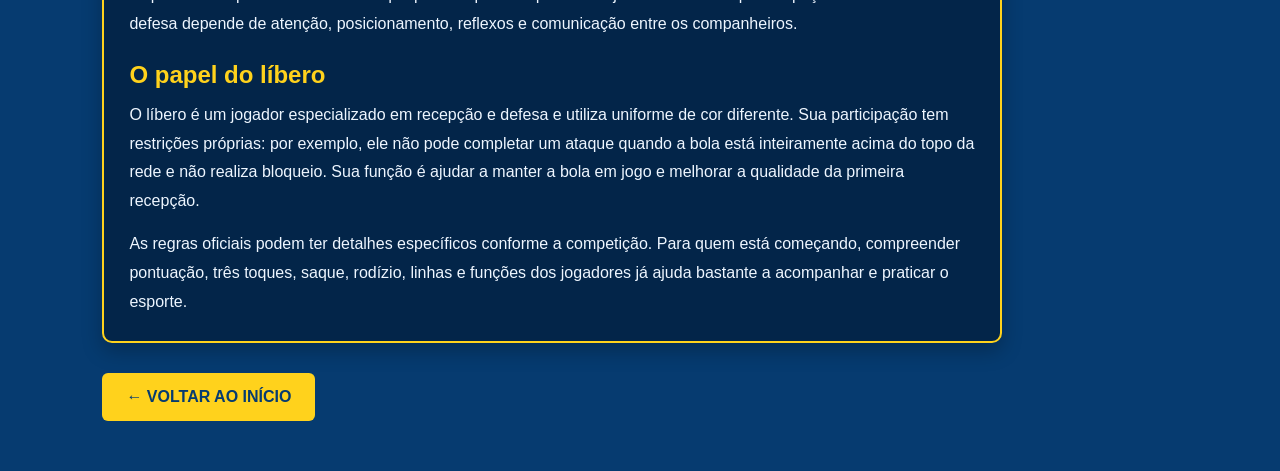
<file: regras.html>
<!DOCTYPE html>
<html lang="pt-BR">
<head>
    <meta charset="UTF-8">
    <meta name="viewport" content="width=device-width, initial-scale=1.0">
    <title>Regras do Vôlei</title>
    <link rel="stylesheet" href="style.css">
</head>
<body>
    <header>
        <nav class="navbar">
            <a href="index.html" class="logo">VÔLEI</a>
            <div class="menu">
                <a href="historia.html">HISTÓRIA</a>
                <a href="regras.html">REGRAS</a>
                <a href="posicoes.html">POSIÇÕES</a>
                <a href="campeoes.html">PRINCIPAIS COMPETIÇÕES</a>
                <a href="brasil.html">BRASIL</a>
                <a href="praia.html">VÔLEI DE PRAIA</a>
                <a href="curiosidades.html">CURIOSIDADES</a>
                <a href="videos.html">VÍDEOS</a>
            </div>
        </nav>
    </header>

    <main class="main-simulador">
        <div class="topo-pagina">
            <p class="subtitulo">FUNDAMENTOS E NORMAS</p>
            <h1>Regras do Vôlei</h1>
            <p class="descricao">Entenda a dinâmica de pontuação, rotação e o funcionamento básico de uma partida oficial.</p>
        </div>

        <figure class="artigo-visual"><img src="imagens/volei-acao.svg" alt="" loading="lazy"></figure>
        <div class="painel-info" style="max-width: 900px; margin-bottom: 30px;">
            <h2 style="color:#ffd21c; margin-bottom:12px;">Objetivo e pontuação</h2>
            <p style="line-height:1.8; margin-bottom:14px;">O objetivo do voleibol é fazer a bola tocar o chão da quadra adversária e, ao mesmo tempo, impedir que ela caia no próprio lado. Cada jogada vale um ponto, independentemente de qual equipe sacou. Uma partida de quadra é disputada em melhor de cinco sets: os quatro primeiros vão até 25 pontos e o quinto, quando necessário, até 15. Para fechar um set, a equipe precisa ter pelo menos dois pontos de vantagem.</p>
            <h2 style="color:#ffd21c; margin:22px 0 12px;">Toques e jogadas</h2>
            <p style="line-height:1.8; margin-bottom:14px;">Cada equipe pode tocar na bola até três vezes antes de enviá-la para o outro lado. Normalmente, a equipe organiza a jogada com recepção, levantamento e ataque. O mesmo jogador não deve tocar na bola duas vezes seguidas, exceto em situações permitidas pelas regras, como após um bloqueio. A bola pode tocar na rede ao atravessá-la em um saque ou durante uma jogada, desde que passe corretamente para o campo adversário.</p>
            <h2 style="color:#ffd21c; margin:22px 0 12px;">Saque e rodízio</h2>
            <p style="line-height:1.8; margin-bottom:14px;">O saque é o golpe que inicia cada ponto e deve ser feito da zona de saque, atrás da linha de fundo. Quando a equipe que estava recebendo ganha o ponto e conquista o direito de sacar, seus jogadores fazem o rodízio no sentido horário. A ordem de rotação deve ser respeitada no momento do saque, embora os jogadores possam se deslocar para suas funções táticas depois que a bola é colocada em jogo.</p>
            <h2 style="color:#ffd21c; margin:22px 0 12px;">Rede, linhas e faltas</h2>
            <p style="line-height:1.8; margin-bottom:14px;">A bola é considerada dentro quando toca qualquer parte da linha que delimita a quadra. Ela é fora quando cai completamente além das linhas ou toca um objeto externo à área de jogo. É falta tocar na rede durante a ação de jogar a bola de maneira proibida, invadir de forma irregular o espaço adversário ou cometer erro de rotação. O árbitro e os auxiliares observam essas situações para manter a partida justa.</p>
            <h2 style="color:#ffd21c; margin:22px 0 12px;">Bloqueio e defesa</h2>
            <p style="line-height:1.8; margin-bottom:14px;">O bloqueio acontece próximo à rede e busca impedir ou reduzir a força do ataque adversário. Atrás dele, os jogadores se posicionam para defender bolas que passem pelo bloqueio ou sejam direcionadas para espaços livres. Uma boa defesa depende de atenção, posicionamento, reflexos e comunicação entre os companheiros.</p>
            <h2 style="color:#ffd21c; margin:22px 0 12px;">O papel do líbero</h2>
            <p style="line-height:1.8; margin-bottom:14px;">O líbero é um jogador especializado em recepção e defesa e utiliza uniforme de cor diferente. Sua participação tem restrições próprias: por exemplo, ele não pode completar um ataque quando a bola está inteiramente acima do topo da rede e não realiza bloqueio. Sua função é ajudar a manter a bola em jogo e melhorar a qualidade da primeira recepção.</p>
            <p style="line-height:1.8;">As regras oficiais podem ter detalhes específicos conforme a competição. Para quem está começando, compreender pontuação, três toques, saque, rodízio, linhas e funções dos jogadores já ajuda bastante a acompanhar e praticar o esporte.</p>
        </div>
        <a href="index.html" class="botao">← VOLTAR AO INÍCIO</a>
    </main>

    <script src="script.js"></script>
</body>
</html>
</file>
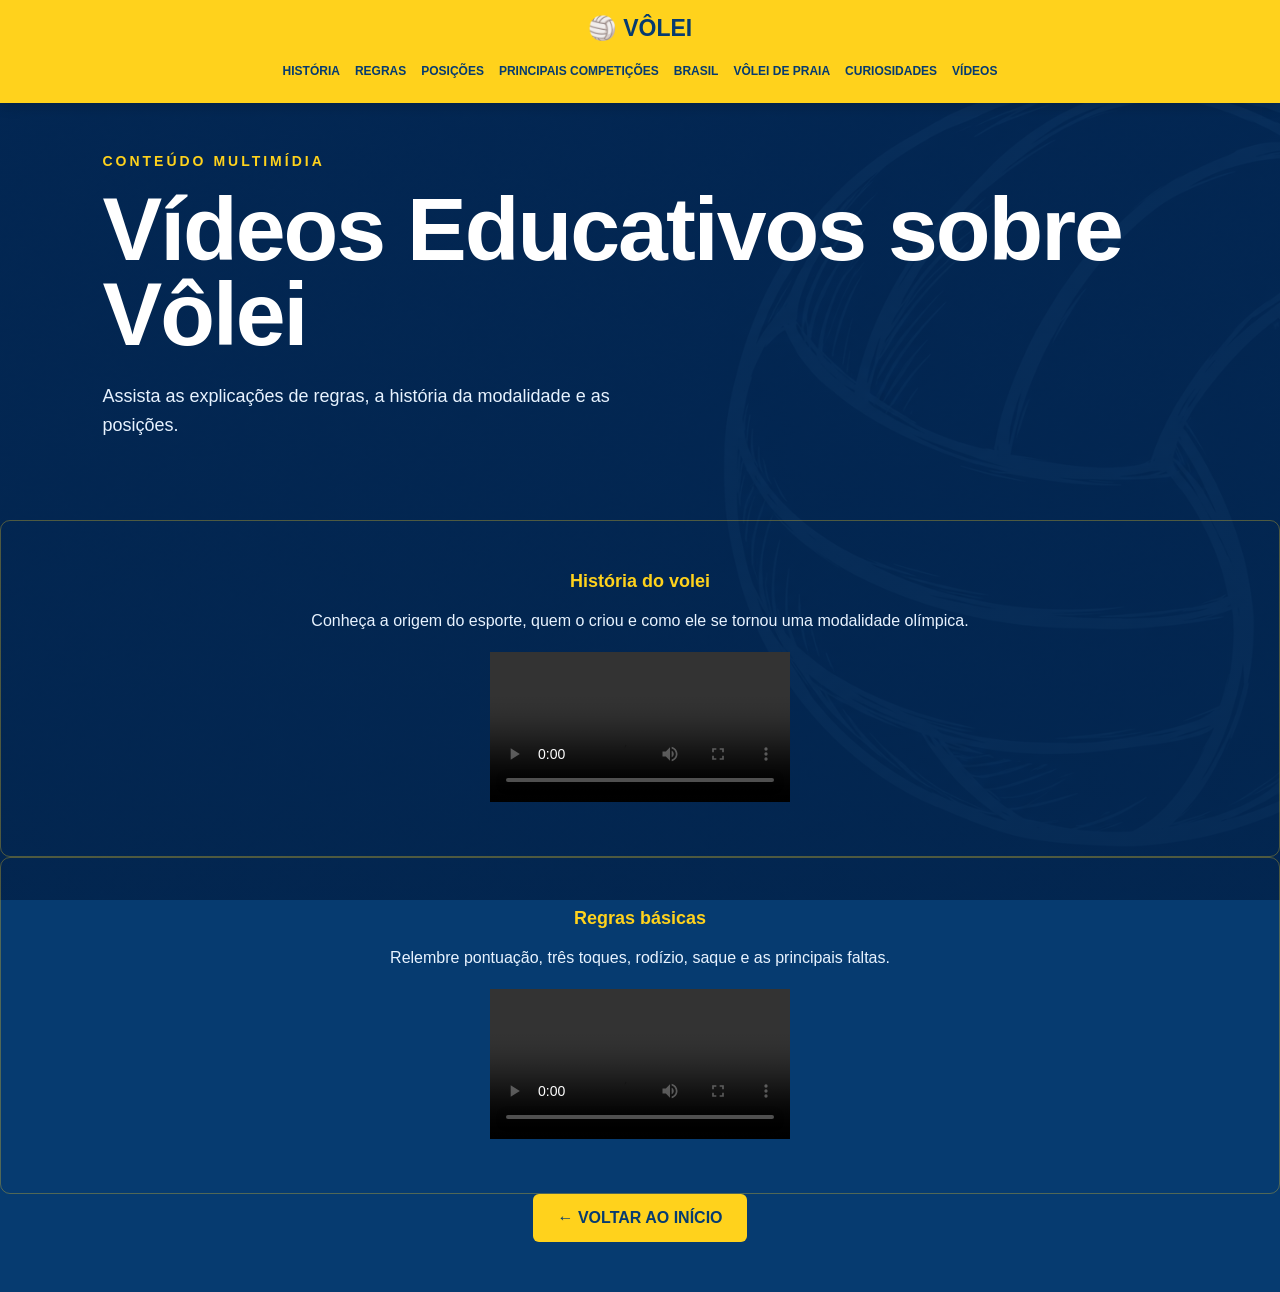
<file: videos.html>
<!DOCTYPE html>
<html lang="pt-BR">
<head>
    <meta charset="UTF-8">
    <meta name="viewport" content="width=device-width, initial-scale=1.0">
    <title>Vídeos - Vôlei</title>
    <link rel="stylesheet" href="style.css">
</head>
<body>
    <header>
        <nav class="navbar">
            <a href="index.html" class="logo">🏐 VÔLEI</a>
            <div class="menu">
                <a href="historia.html">HISTÓRIA</a>
                <a href="regras.html">REGRAS</a>
                <a href="posicoes.html">POSIÇÕES</a>
                <a href="campeoes.html">PRINCIPAIS COMPETIÇÕES</a>
                <a href="brasil.html">BRASIL</a>
                <a href="praia.html">VÔLEI DE PRAIA</a>
                <a href="curiosidades.html">CURIOSIDADES</a>
                <a href="videos.html">VÍDEOS</a>
            </div>
        </nav>
    </header>

    <main class="hero" style="min-height: auto; padding: 50px 8%;">
        <section class="conteudo" style="max-width: 100%;">
            <p class="subtitulo">CONTEÚDO MULTIMÍDIA</p>
            <h1>Vídeos Educativos sobre Vôlei</h1>
            <p class="descricao">Assista as explicações de regras, a história da modalidade e as posições.</p>
        </section>
    </main>

    <section class="galeria-videos">
        <article class="card-video">
            <h3>História do volei</h3>
            <p>Conheça a origem do esporte, quem o criou e como ele se tornou uma modalidade olímpica.</p>
            <video src="./midia/videoplayback.mp4" controls></video> 
        </article>
        <article class="card-video">
            <h3>Regras básicas</h3>
            <p>Relembre pontuação, três toques, rodízio, saque e as principais faltas.</p>
            <video src="./midia/videoregras.mp4" controls></video>
        </article>   

    </section>

    <div style="text-align: center; padding-bottom: 50px;">
        <a href="index.html" class="botao">← VOLTAR AO INÍCIO</a>
    </div>

    <script src="script.js"></script>
</body>
</html>
</file>
<file: style.css>
* {
    margin: 0;
    padding: 0;
    box-sizing: border-box;
}

body {
    font-family: Arial, Helvetica, sans-serif;
    background-color: #063b70;
    background-image: linear-gradient(rgba(3, 35, 68, 0.72), rgba(3, 35, 68, 0.78)), url("fundo-volei.png");
    background-size: cover;
    background-position: center;
    background-attachment: fixed;
    background-repeat: no-repeat;
    color: #fff;
    min-height: 100vh;
}

.navbar {
    width: 100%;
    min-height: 76px;
    background: #ffd21c;
    display: flex;
    align-items: center;
    justify-content: space-between;
    padding: 0 4%;
    box-shadow: 0 3px 12px rgba(0, 0, 0, 0.18);
}

.logo {
    color: #063b70;
    text-decoration: none;
    font-size: 23px;
    font-weight: 800;
    white-space: nowrap;
}

.menu {
    display: flex;
    align-items: center;
    gap: 20px;
}

.menu a {
    color: #063b70;
    text-decoration: none;
    font-size: 12px;
    font-weight: 700;
    transition: 0.25s;
}

.menu a:hover {
    transform: translateY(-2px);
    color: white;
}

.hero {
    min-height: calc(100vh - 76px);
    position: relative;
    overflow: hidden;
    display: flex;
    align-items: center;
    padding: 70px 8%;
    background: transparent;
}

.conteudo {
    position: relative;
    z-index: 2;
    max-width: 650px;
}

.subtitulo {
    color: #ffd21c;
    font-size: 14px;
    font-weight: bold;
    letter-spacing: 3px;
    margin-bottom: 18px;
}

h1 {
    font-size: clamp(45px, 7vw, 90px);
    line-height: 0.95;
    letter-spacing: -2px;
    margin-bottom: 25px;
}

.descricao {
    max-width: 550px;
    font-size: 18px;
    line-height: 1.6;
    color: #e8f3ff;
    margin-bottom: 30px;
}

.botao {
    display: inline-block;
    padding: 15px 24px;
    background: #ffd21c;
    color: #063b70;
    text-decoration: none;
    font-weight: 800;
    border-radius: 6px;
    transition: 0.25s;
}

.botao:hover {
    transform: translateY(-3px);
    box-shadow: 0 8px 20px rgba(0, 0, 0, 0.22);
}

.main-simulador {
    padding: 50px 8%;
    min-height: calc(100vh - 76px);
}

.topo-pagina {
    margin-bottom: 30px;
}

.container-simulador {
    display: flex;
    gap: 40px;
    flex-wrap: wrap;
    align-items: center;
}

.quadra {
    width: 420px;
    height: 240px;
    background: #e67e22;
    border: 4px solid white;
    position: relative;
    border-radius: 8px;
    box-shadow: 0 10px 25px rgba(0,0,0,0.3);
}

.rede-vertical {
    position: absolute;
    left: 50%;
    top: 0;
    bottom: 0;
    width: 6px;
    background: white;
    transform: translateX(-50%);
    display: flex;
    align-items: center;
    justify-content: center;
    writing-mode: vertical-lr;
    font-size: 10px;
    font-weight: bold;
    color: #063b70;
    letter-spacing: 2px;
}

.pos-btn {
    position: absolute;
    width: 46px;
    height: 46px;
    background: #ffd21c;
    color: #063b70;
    border: 2px solid white;
    border-radius: 50%;
    font-weight: bold;
    font-size: 16px;
    cursor: pointer;
    transform: translate(-50%, -50%);
    transition: 0.2s;
    display: flex;
    align-items: center;
    justify-content: center;
    box-shadow: 0 4px 10px rgba(0,0,0,0.2);
}

.pos-btn:hover {
    background: white;
    transform: translate(-50%, -50%) scale(1.15);
}

.painel-info {
    flex: 1;
    min-width: 280px;
    background: rgba(3, 35, 68, 0.88);
    border: 2px solid #ffd21c;
    padding: 25px;
    border-radius: 10px;
    box-shadow: 0 8px 20px rgba(0,0,0,0.25);
}

.secao-destaque {
    padding: 60px 8%;
    background: rgba(3, 43, 80, 0.52);
    text-align: center;
}

.secao-destaque h2 {
    font-size: 32px;
    margin-bottom: 12px;
    color: #ffd21c;
}

.secao-destaque p {
    max-width: 600px;
    margin: 0 auto 30px auto;
    color: #d0e7ff;
}

.video-container {
    position: relative;
    width: 100%;
    max-width: 700px;
    margin: 0 auto;
    padding-bottom: 56.25%;
    height: 0;
    border-radius: 10px;
    overflow: hidden;
    box-shadow: 0 10px 30px rgba(0,0,0,0.4);
    border: 3px solid #ffd21c;
}

.video-container iframe {
    position: absolute;
    top: 0;
    left: 0;
    width: 100%;
    height: 100%;
}

.videos {
    display: grid;
    grid-template-columns: repeat(auto-fit, minmax(320px, 1fr));
    gap: 30px;
    padding: 40px 8%;
}

.card-video {  
    padding: 50px;
    border-radius: 10px;
    border: 1px solid rgba(255, 210, 28, 0.3);
    text-align: center;
}

.card-video h3 {
    font-size: 18px;
    margin-bottom: 15px;
    color: #ffd21c;
}

footer {
    text-align: center;
    padding: 20px;
    font-size: 13px;
    opacity: 0.7;
    background: rgba(3, 35, 68, 0.78);
}

 .navbar {
        flex-direction: column;
        gap: 12px;
        padding: 15px 4%;
    }
    
    .menu {
        flex-wrap: wrap;
        justify-content: center;
        gap: 10px 15px;
    }

    .quadra {
        width: 100%;
        max-width: 380px;
        margin: 0 auto;
    }


.competicoes-grid {
    display: grid;
    grid-template-columns: repeat(auto-fit, minmax(240px, 1fr));
    gap: 22px;
    margin: 28px 0 35px;
}
.competicao-card {
    background: rgba(3, 35, 68, 0.90);
    border: 1px solid rgba(255, 210, 28, 0.75);
    border-top: 4px solid #ffd21c;
    border-radius: 10px;
    padding: 23px;
    box-shadow: 0 8px 22px rgba(0,0,0,0.25);
}
.competicao-card h2 {
    color: #ffd21c;
    font-size: 21px;
    margin-bottom: 12px;
}
.competicao-card p {
    color: #e8f3ff;
    line-height: 1.65;
    margin-bottom: 10px;
}
.competicao-card strong { color: #ffd21c; }
.menu a { line-height: 1.5; }


.artigo-visual { 
    max-width: 900px;
    margin: 0 0 28px; 
    overflow: hidden;
    border: 2px solid rgba(255,210,28,.85); 
    border-radius: 14px; 
    box-shadow: 0 12px 28px rgba(0,0,0,.28);
    background: rgba(3,35,68,.8); }

.artigo-visual img {
     display: block; 
     width: 100%; 
     max-height: 360px; 
     object-fit: cover; }

.artigo-visual figcaption { 
    padding: 9px 14px; 
    color: #dcecff; 
    font-size: 12px; 
    text-align: right; }
    
    .artigo-visual1 { 
    max-width: 900px;
    margin: 0 0 28px; 
    overflow: hidden;
    border: 2px solid rgba(255,210,28,.85); 
    border-radius: 14px; 
    box-shadow: 0 12px 28px rgba(0,0,0,.28);
    background: rgba(3,35,68,.8); }

.artigo-visual1 img {
     display: block; 
     width: 100%; 
     max-height: 360px; 
     object-fit: cover; }

.hero-visual {
     width: min(43vw, 470px); 
     position: absolute; 
     right: 5%; 
     top: 50%; 
     transform: 
     translateY(-50%); 
     z-index: 1; filter: 
     drop-shadow(0 14px 28px rgba(0,0,0,.25)); }
.hero-visual img { display: block; width: 100%; border-radius: 24px; border: 2px solid rgba(255,210,28,.8); }
.topo-pagina { max-width: 900px; }
.topo-pagina .descricao { margin-top: 10px; }
.painel-info p { color: #eef6ff; }
.menu a { padding: 8px 0; }
.card-video p { color: #e8f3ff; line-height: 1.7; margin-bottom: 18px; }
.card-video .botao { font-size: 12px; padding: 12px 15px; }
</file>
